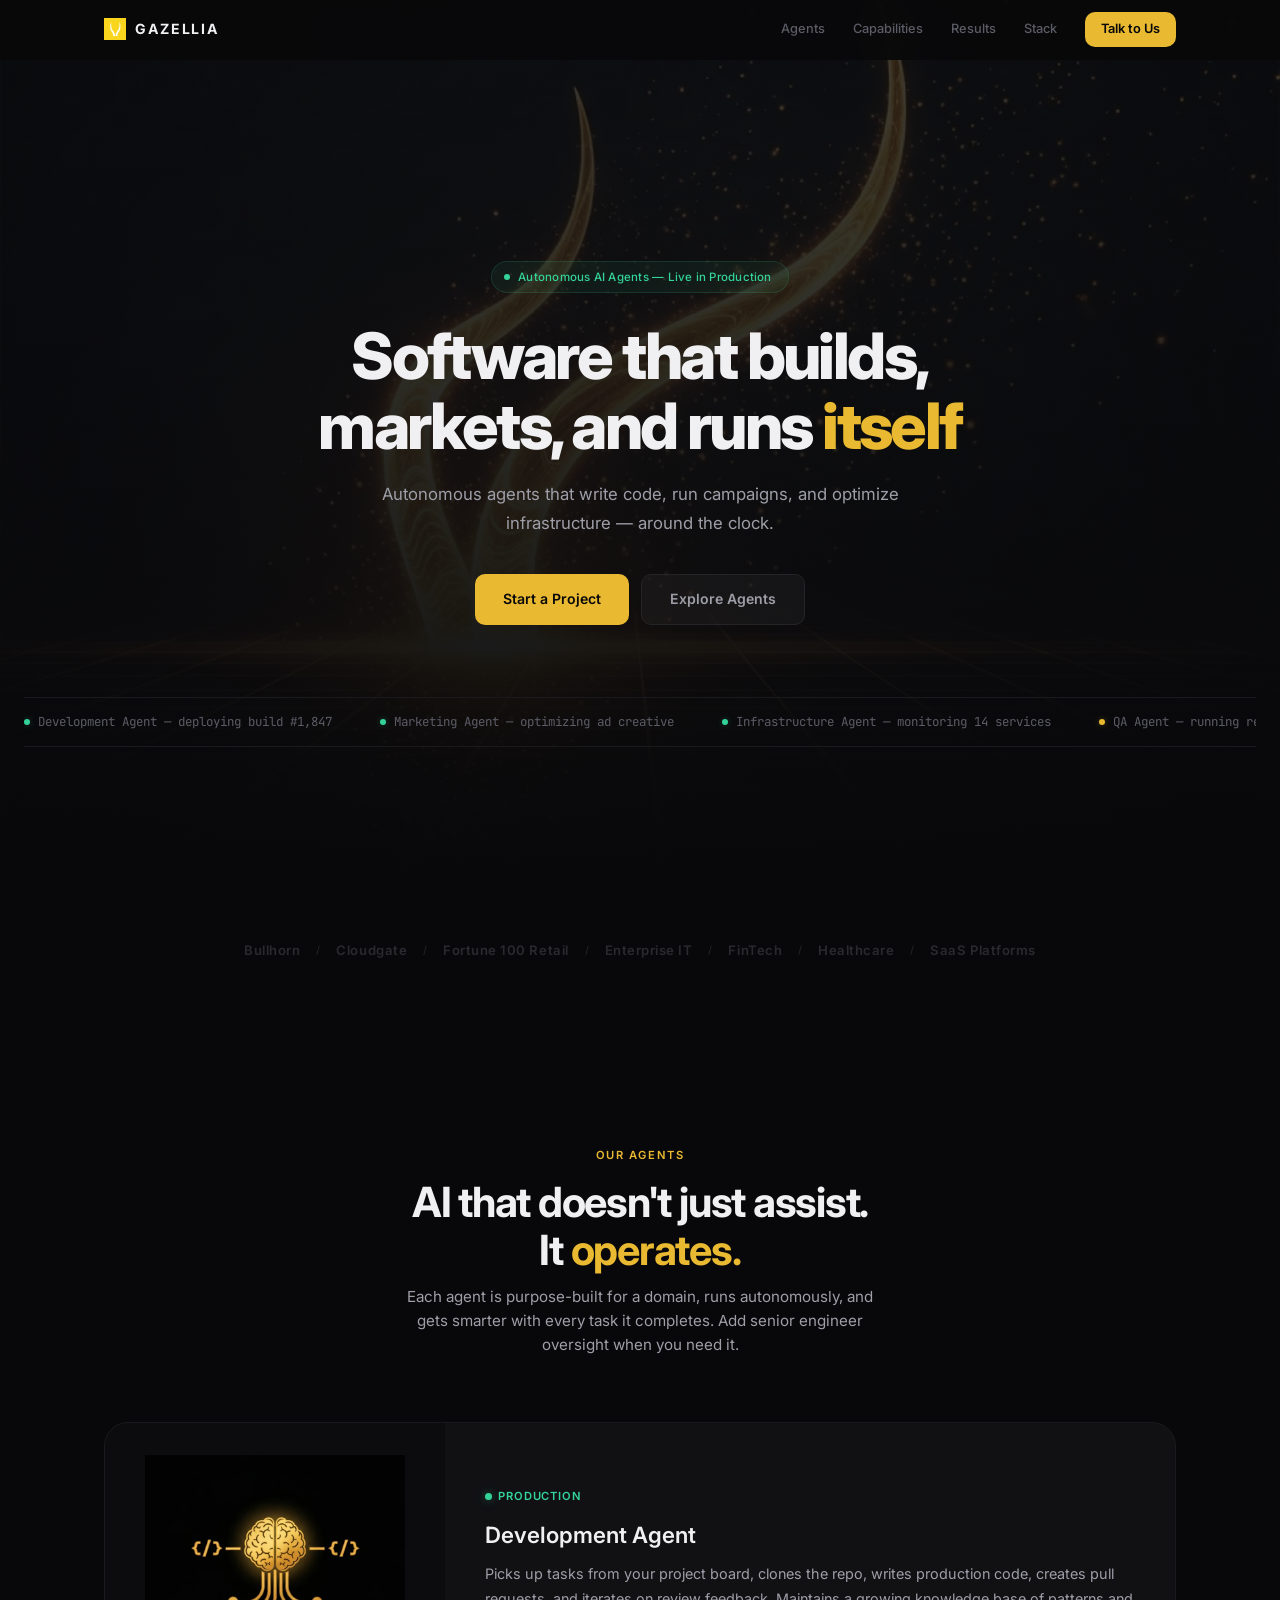
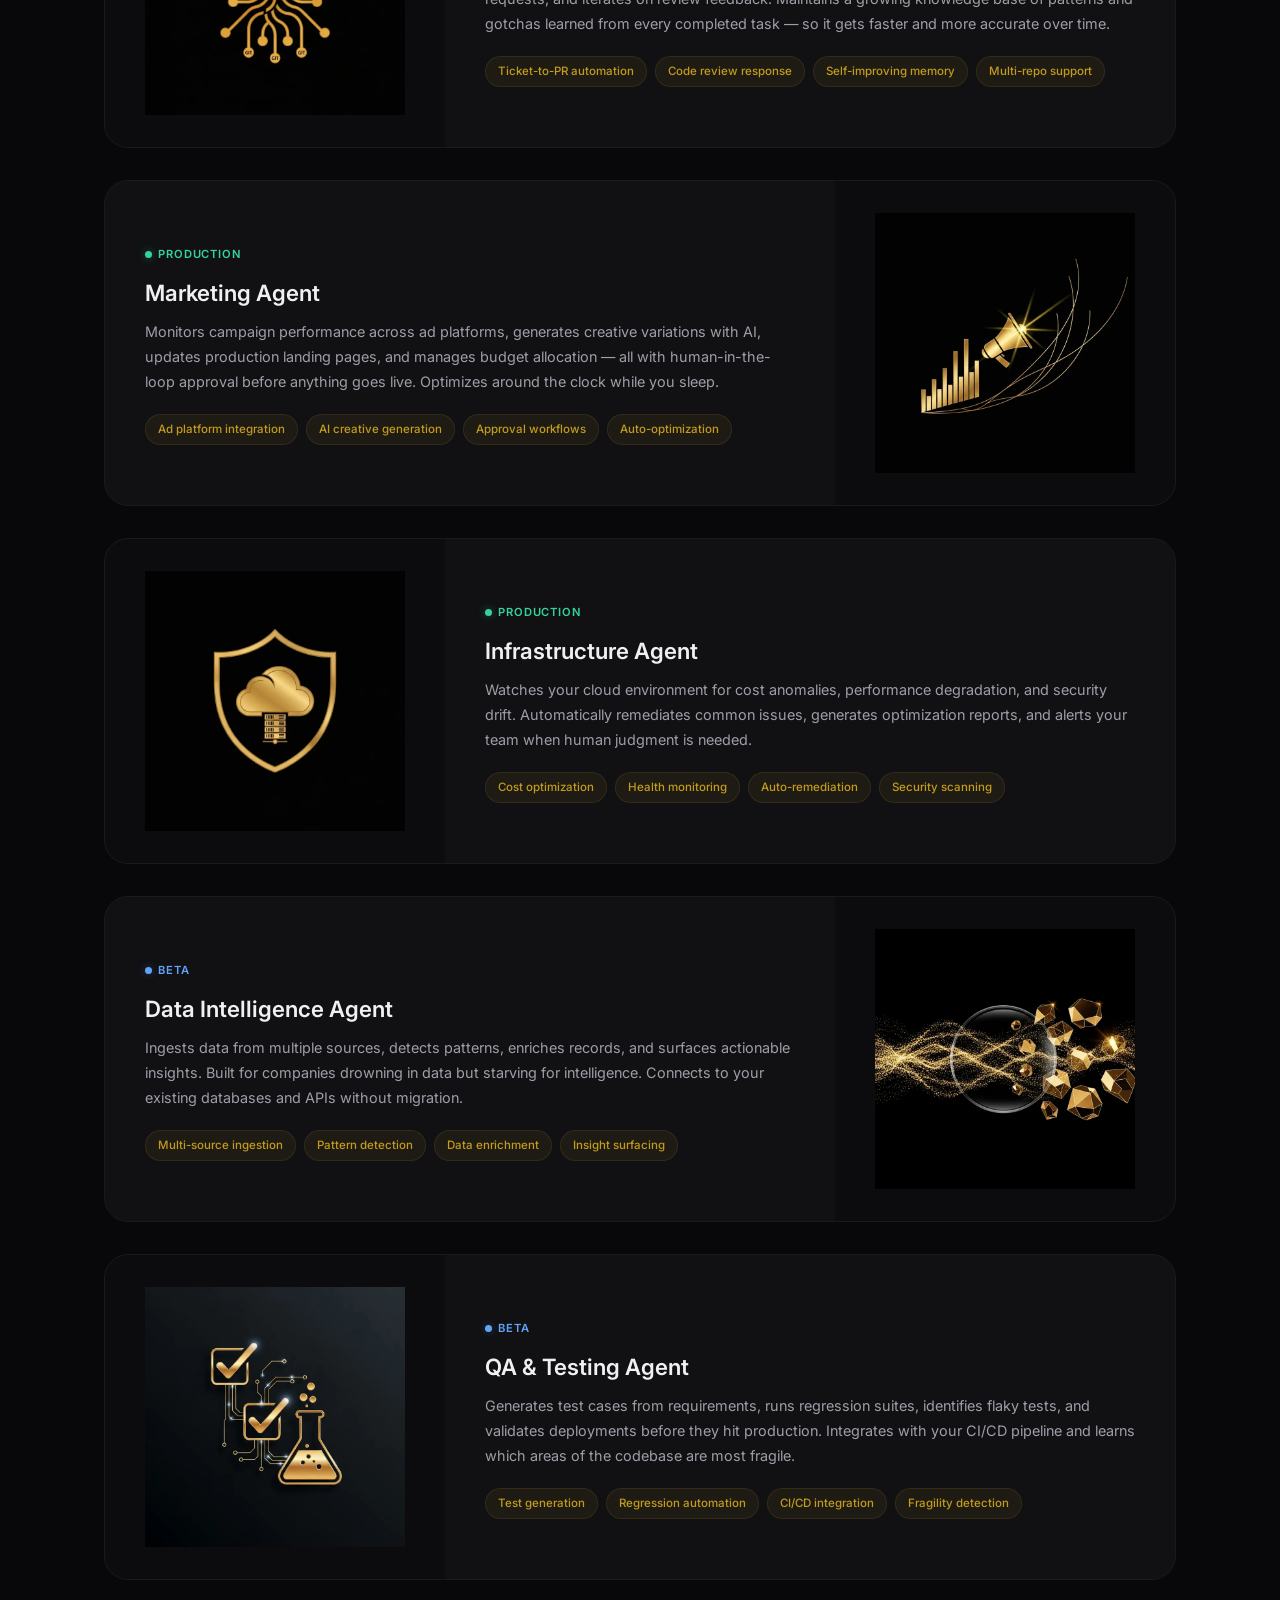
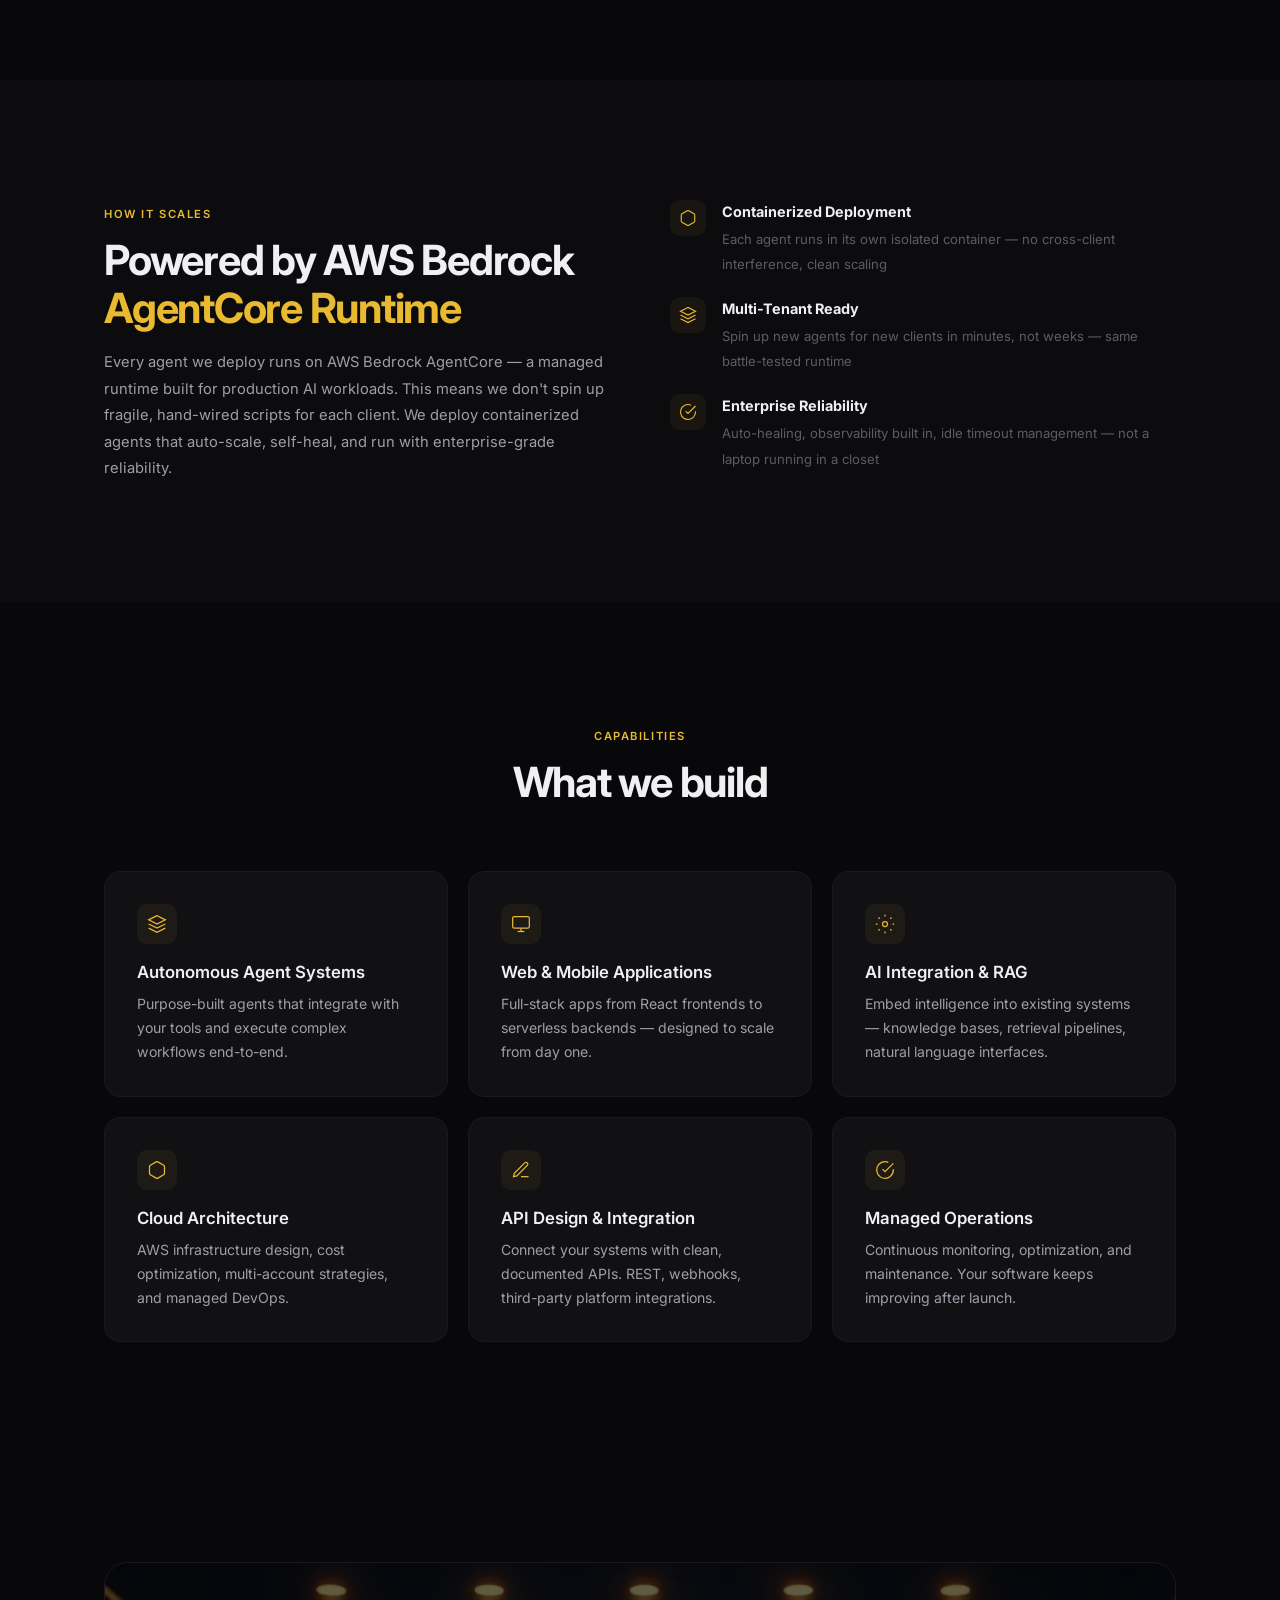
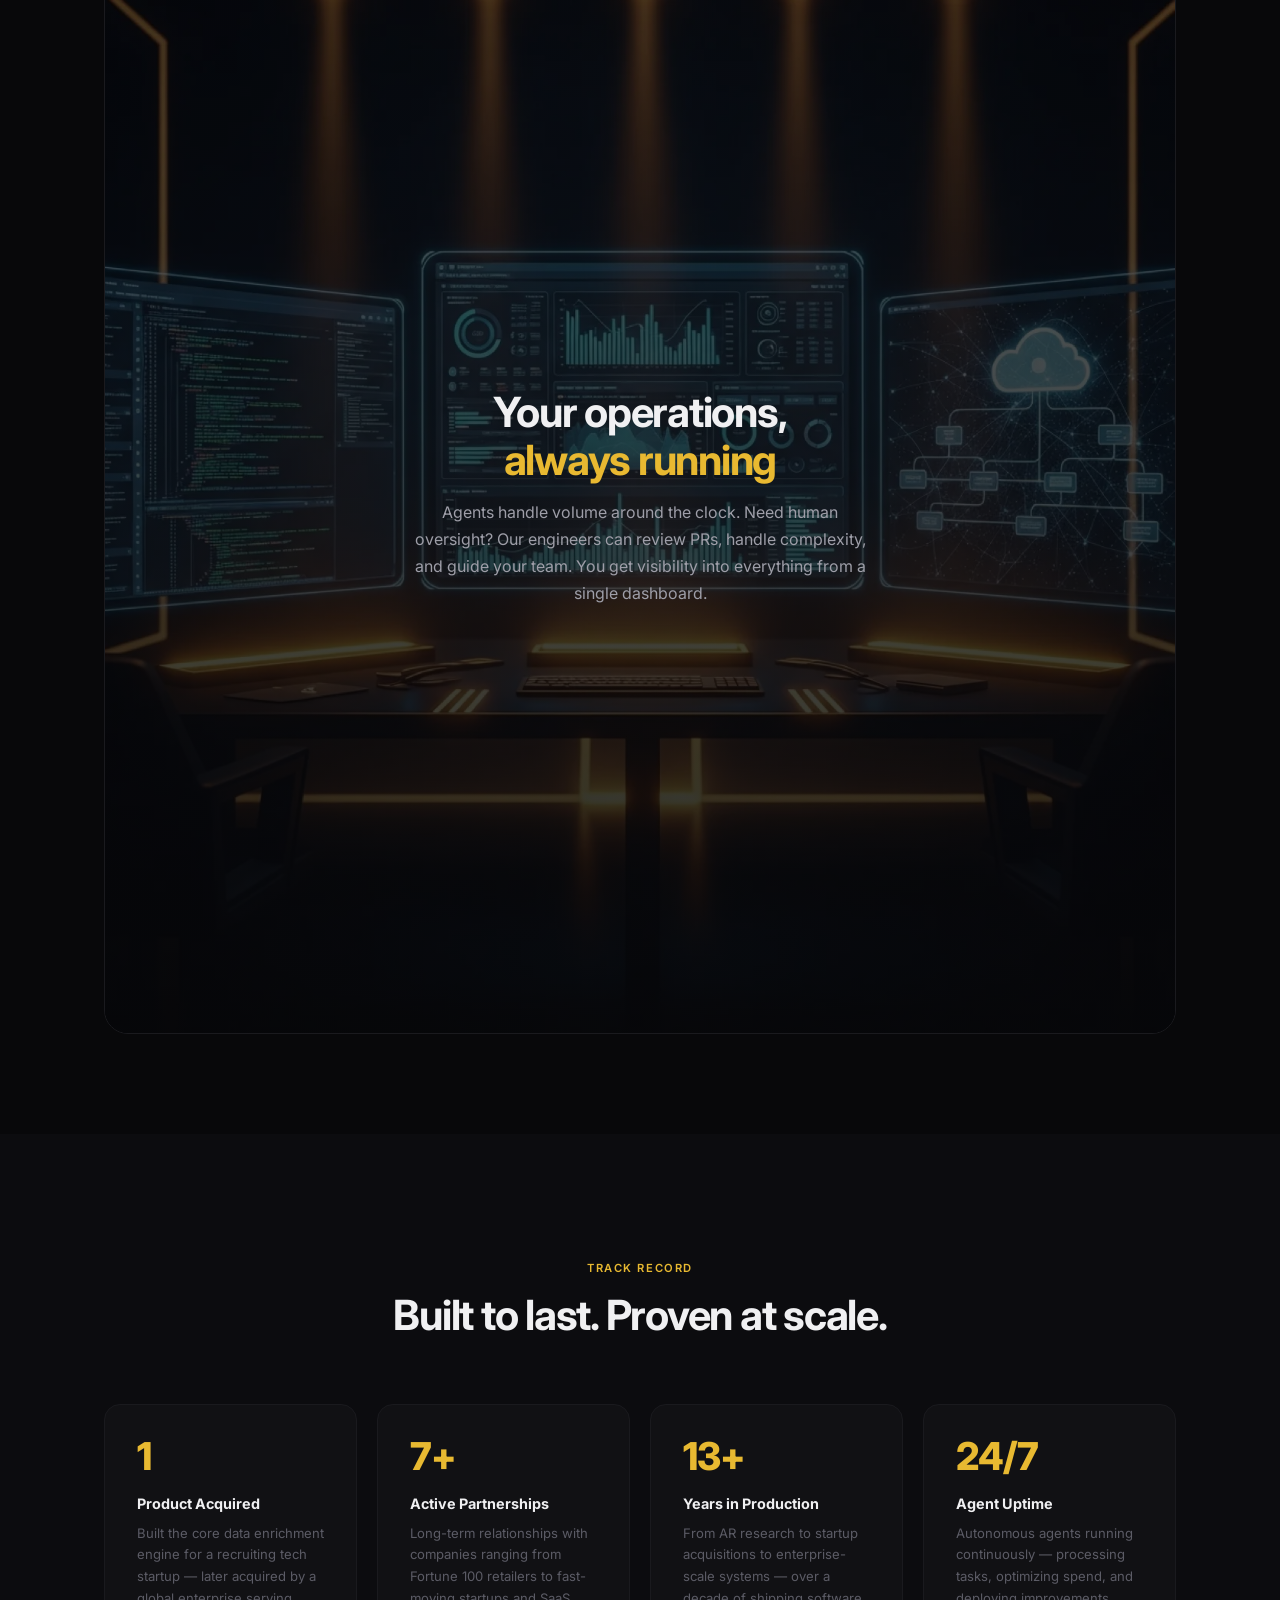
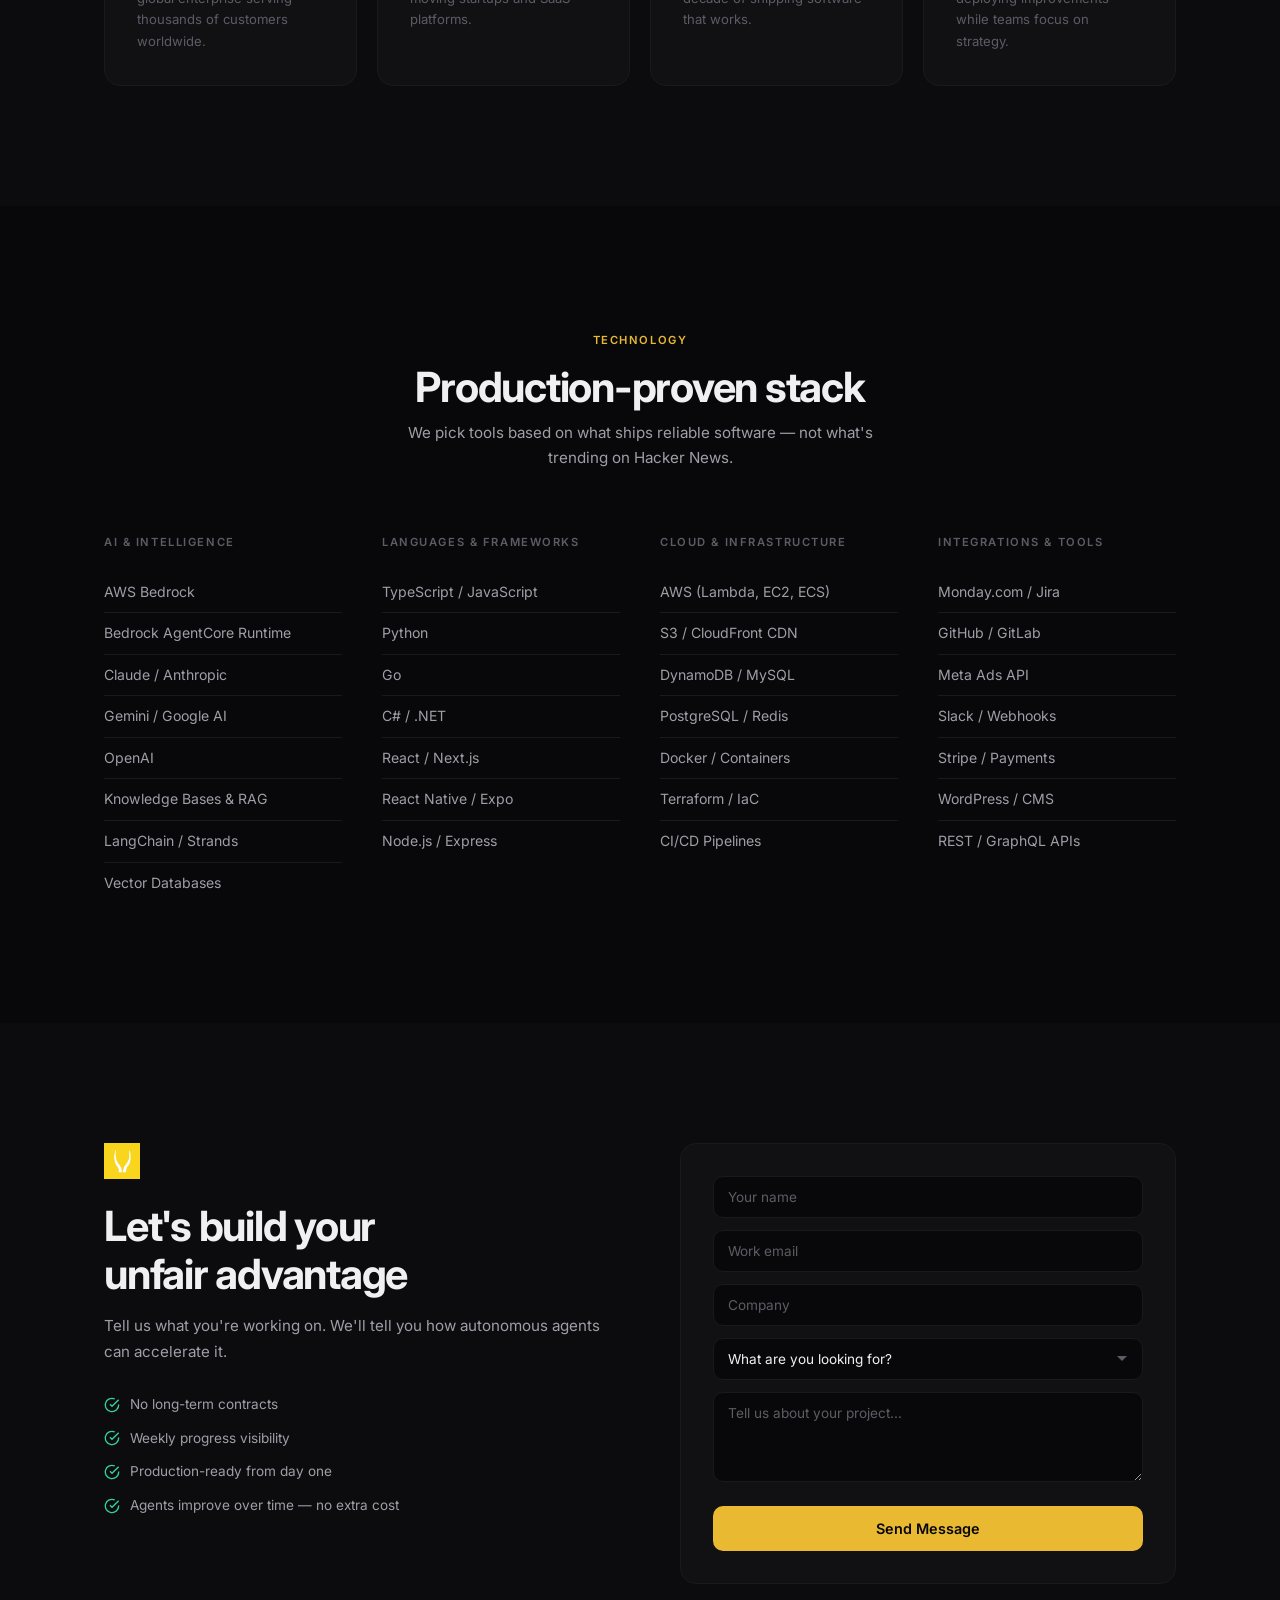
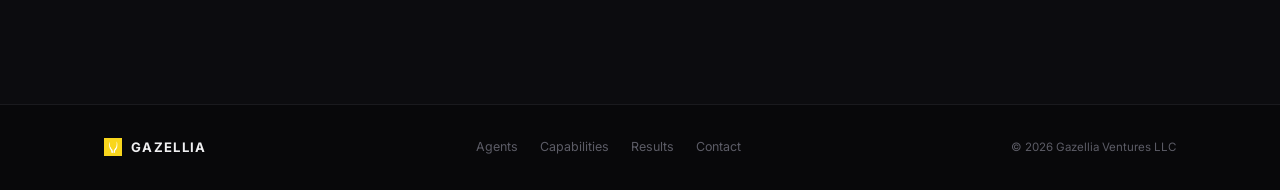
<file: index.html>
<!DOCTYPE html>
<html lang="en">
<head>
  <meta charset="UTF-8">
  <meta name="viewport" content="width=device-width, initial-scale=1.0">
  <title>Gazellia | AI-Powered Development Studio</title>
  <meta name="description" content="Gazellia builds autonomous AI agents that write code, run marketing campaigns, and optimize infrastructure — 24/7. Custom software development, AI automation, and cloud architecture for businesses ready to move faster.">
  <meta name="keywords" content="AI agents, autonomous software development, AI marketing automation, custom software, AWS, React Native, cloud architecture, AI development studio">
  <meta name="author" content="Gazellia Ventures LLC">
  <meta name="robots" content="index, follow">
  <link rel="canonical" href="https://gazellia.com/">

  <!-- Open Graph -->
  <meta property="og:type" content="website">
  <meta property="og:site_name" content="Gazellia">
  <meta property="og:title" content="Gazellia | AI-Powered Development Studio">
  <meta property="og:description" content="We build autonomous AI agents that write code, run marketing campaigns, and optimize infrastructure — 24/7. Your software should work while you sleep.">
  <meta property="og:url" content="https://gazellia.com/">
  <meta property="og:image" content="https://gazellia.com/assets/images/generated/hero-abstract.webp">
  <meta property="og:image:width" content="1024">
  <meta property="og:image:height" content="1024">
  <meta property="og:locale" content="en_US">

  <!-- Twitter Card -->
  <meta name="twitter:card" content="summary_large_image">
  <meta name="twitter:title" content="Gazellia | AI-Powered Development Studio">
  <meta name="twitter:description" content="Autonomous AI agents that write code, run marketing, and optimize infrastructure — 24/7.">
  <meta name="twitter:image" content="https://gazellia.com/assets/images/generated/hero-abstract.webp">

  <!-- Structured Data -->
  <script type="application/ld+json">
  {
    "@context": "https://schema.org",
    "@type": "Organization",
    "name": "Gazellia",
    "legalName": "Gazellia Ventures LLC",
    "url": "https://gazellia.com",
    "logo": "https://gazellia.com/assets/images/horns-gold.png",
    "description": "AI-powered development studio building autonomous agents, custom software, and intelligent automation for businesses.",
    "foundingDate": "2014",
    "address": {
      "@type": "PostalAddress",
      "addressRegion": "FL",
      "addressCountry": "US"
    },
    "sameAs": [
      "https://github.com/chris-callaway"
    ],
    "contactPoint": {
      "@type": "ContactPoint",
      "contactType": "sales",
      "url": "https://gazellia.com/#contact"
    },
    "knowsAbout": [
      "Artificial Intelligence",
      "Autonomous AI Agents",
      "Software Development",
      "AI Marketing Automation",
      "Cloud Architecture",
      "AWS",
      "React Native",
      "TypeScript",
      "Machine Learning"
    ],
    "hasOfferCatalog": {
      "@type": "OfferCatalog",
      "name": "Services",
      "itemListElement": [
        {
          "@type": "Offer",
          "itemOffered": {
            "@type": "Service",
            "name": "Autonomous AI Agents",
            "description": "Custom AI agents that pick up tasks, write production code, create pull requests, and learn from every completed task."
          }
        },
        {
          "@type": "Offer",
          "itemOffered": {
            "@type": "Service",
            "name": "AI Marketing Automation",
            "description": "Intelligent marketing engines that monitor campaigns, generate creative, and optimize spend with human-in-the-loop approval."
          }
        },
        {
          "@type": "Offer",
          "itemOffered": {
            "@type": "Service",
            "name": "Custom Software & Apps",
            "description": "Full-stack web and mobile applications built on modern cloud infrastructure."
          }
        }
      ]
    }
  }
  </script>

  <link rel="icon" type="image/webp" href="assets/images/gazellia-logo.webp">
  <link rel="apple-touch-icon" href="assets/images/gazellia-logo.webp">
  <link rel="preconnect" href="https://fonts.googleapis.com">
  <link rel="preconnect" href="https://fonts.gstatic.com" crossorigin>
  <link href="https://fonts.googleapis.com/css2?family=Inter:wght@300;400;500;600;700;800&family=JetBrains+Mono:wght@400;500&display=swap" rel="stylesheet">
  <link rel="stylesheet" href="styles.css">
  <link rel="preload" as="image" href="assets/images/generated/hero-abstract.webp" type="image/webp">
</head>
<body>

  <!-- Nav -->
  <nav class="nav" id="nav">
    <div class="nav-inner">
      <a href="#" class="nav-logo">
        <img src="assets/images/horns-gold.png" alt="Gazellia" class="nav-logo-img">
        <span class="nav-logo-text">GAZELLIA</span>
      </a>
      <div class="nav-links" id="navLinks">
        <a href="#agents">Agents</a>
        <a href="#capabilities">Capabilities</a>
        <a href="#results">Results</a>
        <a href="#technology">Stack</a>
        <a href="#contact" class="nav-cta">Talk to Us</a>
      </div>
      <button class="nav-toggle" id="navToggle" aria-label="Toggle menu">
        <span></span><span></span><span></span>
      </button>
    </div>
  </nav>

  <!-- Hero -->
  <section class="hero">
    <div class="hero-bg">
      <img src="assets/images/generated/hero-abstract.webp" alt="Abstract golden gazelle horns forming from light particles" class="hero-bg-img" width="1400" height="1400" fetchpriority="high">
      <div class="hero-bg-overlay"></div>
    </div>
    <div class="hero-content">
      <div class="hero-badge">
        <span class="hero-badge-dot"></span>
        Autonomous AI Agents — Live in Production
      </div>
      <h1>Software that builds,<br>markets, and runs <span class="text-gold">itself</span></h1>
      <p class="hero-subtitle">Autonomous agents that write code, run campaigns, and optimize infrastructure — around the clock.</p>
      <div class="hero-actions">
        <a href="#contact" class="btn btn-primary">Start a Project</a>
        <a href="#agents" class="btn btn-ghost">Explore Agents</a>
      </div>
    </div>
    <div class="hero-ticker">
      <div class="ticker-inner">
        <div class="ticker-item">
          <span class="ticker-dot green"></span>
          <span>Development Agent — deploying build #1,847</span>
        </div>
        <div class="ticker-item">
          <span class="ticker-dot green"></span>
          <span>Marketing Agent — optimizing ad creative</span>
        </div>
        <div class="ticker-item">
          <span class="ticker-dot green"></span>
          <span>Infrastructure Agent — monitoring 14 services</span>
        </div>
        <div class="ticker-item">
          <span class="ticker-dot gold"></span>
          <span>QA Agent — running regression suite</span>
        </div>
        <div class="ticker-item">
          <span class="ticker-dot green"></span>
          <span>Data Agent — processing enrichment pipeline</span>
        </div>
      </div>
    </div>
  </section>

  <!-- Partners -->
  <section class="partners">
    <div class="partners-inner">
      <div class="partners-track">
        <span class="partner">Bullhorn</span>
        <span class="partner-sep">/</span>
        <span class="partner">Cloudgate</span>
        <span class="partner-sep">/</span>
        <span class="partner">Fortune 100 Retail</span>
        <span class="partner-sep">/</span>
        <span class="partner">Enterprise IT</span>
        <span class="partner-sep">/</span>
        <span class="partner">FinTech</span>
        <span class="partner-sep">/</span>
        <span class="partner">Healthcare</span>
        <span class="partner-sep">/</span>
        <span class="partner">SaaS Platforms</span>
      </div>
    </div>
  </section>

  <!-- Agents -->
  <section class="agents" id="agents">
    <div class="section-inner">
      <div class="section-header">
        <span class="section-tag">Our Agents</span>
        <h2>AI that doesn't just assist.<br>It <span class="text-gold">operates.</span></h2>
        <p class="section-desc">Each agent is purpose-built for a domain, runs autonomously, and gets smarter with every task it completes. Add senior engineer oversight when you need it.</p>
      </div>

      <div class="agent-showcase">

        <div class="agent-card">
          <div class="agent-visual">
            <img src="assets/images/generated/agent-dev.webp" alt="AI Development Agent — autonomous code generation" width="800" height="800" loading="lazy">
          </div>
          <div class="agent-info">
            <div class="agent-header">
              <div class="agent-status"><span class="status-dot live"></span> Production</div>
            </div>
            <h3>Development Agent</h3>
            <p>Picks up tasks from your project board, clones the repo, writes production code, creates pull requests, and iterates on review feedback. Maintains a growing knowledge base of patterns and gotchas learned from every completed task — so it gets faster and more accurate over time.</p>
            <div class="agent-capabilities">
              <span>Ticket-to-PR automation</span>
              <span>Code review response</span>
              <span>Self-improving memory</span>
              <span>Multi-repo support</span>
            </div>
          </div>
        </div>

        <div class="agent-card reverse">
          <div class="agent-visual">
            <img src="assets/images/generated/agent-marketing.webp" alt="AI Marketing Agent — campaign optimization and creative generation" width="800" height="800" loading="lazy">
          </div>
          <div class="agent-info">
            <div class="agent-header">
              <div class="agent-status"><span class="status-dot live"></span> Production</div>
            </div>
            <h3>Marketing Agent</h3>
            <p>Monitors campaign performance across ad platforms, generates creative variations with AI, updates production landing pages, and manages budget allocation — all with human-in-the-loop approval before anything goes live. Optimizes around the clock while you sleep.</p>
            <div class="agent-capabilities">
              <span>Ad platform integration</span>
              <span>AI creative generation</span>
              <span>Approval workflows</span>
              <span>Auto-optimization</span>
            </div>
          </div>
        </div>

        <div class="agent-card">
          <div class="agent-visual">
            <img src="assets/images/generated/agent-infra.webp" alt="AI Infrastructure Agent — cloud monitoring and security" width="800" height="800" loading="lazy">
          </div>
          <div class="agent-info">
            <div class="agent-header">
              <div class="agent-status"><span class="status-dot live"></span> Production</div>
            </div>
            <h3>Infrastructure Agent</h3>
            <p>Watches your cloud environment for cost anomalies, performance degradation, and security drift. Automatically remediates common issues, generates optimization reports, and alerts your team when human judgment is needed.</p>
            <div class="agent-capabilities">
              <span>Cost optimization</span>
              <span>Health monitoring</span>
              <span>Auto-remediation</span>
              <span>Security scanning</span>
            </div>
          </div>
        </div>

        <div class="agent-card reverse">
          <div class="agent-visual">
            <img src="assets/images/generated/agent-data.webp" alt="AI Data Intelligence Agent — pattern detection and enrichment" width="800" height="800" loading="lazy">
          </div>
          <div class="agent-info">
            <div class="agent-header">
              <div class="agent-status"><span class="status-dot beta"></span> Beta</div>
            </div>
            <h3>Data Intelligence Agent</h3>
            <p>Ingests data from multiple sources, detects patterns, enriches records, and surfaces actionable insights. Built for companies drowning in data but starving for intelligence. Connects to your existing databases and APIs without migration.</p>
            <div class="agent-capabilities">
              <span>Multi-source ingestion</span>
              <span>Pattern detection</span>
              <span>Data enrichment</span>
              <span>Insight surfacing</span>
            </div>
          </div>
        </div>

        <div class="agent-card">
          <div class="agent-visual">
            <img src="assets/images/generated/agent-qa.webp" alt="AI QA Agent — automated testing and regression detection" width="800" height="800" loading="lazy">
          </div>
          <div class="agent-info">
            <div class="agent-header">
              <div class="agent-status"><span class="status-dot beta"></span> Beta</div>
            </div>
            <h3>QA & Testing Agent</h3>
            <p>Generates test cases from requirements, runs regression suites, identifies flaky tests, and validates deployments before they hit production. Integrates with your CI/CD pipeline and learns which areas of the codebase are most fragile.</p>
            <div class="agent-capabilities">
              <span>Test generation</span>
              <span>Regression automation</span>
              <span>CI/CD integration</span>
              <span>Fragility detection</span>
            </div>
          </div>
        </div>

      </div>
    </div>
  </section>

  <!-- AgentCore Runtime -->
  <section class="agentcore">
    <div class="section-inner">
      <div class="agentcore-layout">
        <div class="agentcore-text">
          <span class="section-tag">How It Scales</span>
          <h2>Powered by AWS Bedrock<br><span class="text-gold">AgentCore Runtime</span></h2>
          <p class="agentcore-desc">Every agent we deploy runs on AWS Bedrock AgentCore — a managed runtime built for production AI workloads. This means we don't spin up fragile, hand-wired scripts for each client. We deploy containerized agents that auto-scale, self-heal, and run with enterprise-grade reliability.</p>
        </div>
        <div class="agentcore-features">
          <div class="ac-feature">
            <div class="ac-icon"><svg viewBox="0 0 24 24" fill="none" stroke="currentColor" stroke-width="1.5"><path d="M21 16V8a2 2 0 0 0-1-1.73l-7-4a2 2 0 0 0-2 0l-7 4A2 2 0 0 0 3 8v8a2 2 0 0 0 1 1.73l7 4a2 2 0 0 0 2 0l7-4A2 2 0 0 0 21 16z"/></svg></div>
            <div><strong>Containerized Deployment</strong><span>Each agent runs in its own isolated container — no cross-client interference, clean scaling</span></div>
          </div>
          <div class="ac-feature">
            <div class="ac-icon"><svg viewBox="0 0 24 24" fill="none" stroke="currentColor" stroke-width="1.5"><path d="M12 2L2 7l10 5 10-5-10-5z"/><path d="M2 17l10 5 10-5"/><path d="M2 12l10 5 10-5"/></svg></div>
            <div><strong>Multi-Tenant Ready</strong><span>Spin up new agents for new clients in minutes, not weeks — same battle-tested runtime</span></div>
          </div>
          <div class="ac-feature">
            <div class="ac-icon"><svg viewBox="0 0 24 24" fill="none" stroke="currentColor" stroke-width="1.5"><path d="M22 11.08V12a10 10 0 1 1-5.93-9.14"/><polyline points="22 4 12 14.01 9 11.01"/></svg></div>
            <div><strong>Enterprise Reliability</strong><span>Auto-healing, observability built in, idle timeout management — not a laptop running in a closet</span></div>
          </div>
        </div>
      </div>
    </div>
  </section>

  <!-- Capabilities -->
  <section class="capabilities" id="capabilities">
    <div class="section-inner">
      <div class="section-header">
        <span class="section-tag">Capabilities</span>
        <h2>What we build</h2>
      </div>
      <div class="cap-grid">
        <div class="cap-item">
          <div class="cap-icon">
            <svg viewBox="0 0 24 24" fill="none" stroke="currentColor" stroke-width="1.5"><path d="M12 2L2 7l10 5 10-5-10-5z"/><path d="M2 17l10 5 10-5"/><path d="M2 12l10 5 10-5"/></svg>
          </div>
          <h3>Autonomous Agent Systems</h3>
          <p>Purpose-built agents that integrate with your tools and execute complex workflows end-to-end.</p>
        </div>
        <div class="cap-item">
          <div class="cap-icon">
            <svg viewBox="0 0 24 24" fill="none" stroke="currentColor" stroke-width="1.5"><rect x="2" y="3" width="20" height="14" rx="2"/><line x1="8" y1="21" x2="16" y2="21"/><line x1="12" y1="17" x2="12" y2="21"/></svg>
          </div>
          <h3>Web & Mobile Applications</h3>
          <p>Full-stack apps from React frontends to serverless backends — designed to scale from day one.</p>
        </div>
        <div class="cap-item">
          <div class="cap-icon">
            <svg viewBox="0 0 24 24" fill="none" stroke="currentColor" stroke-width="1.5"><circle cx="12" cy="12" r="3"/><path d="M12 1v2M12 21v2M4.22 4.22l1.42 1.42M18.36 18.36l1.42 1.42M1 12h2M21 12h2M4.22 19.78l1.42-1.42M18.36 5.64l1.42-1.42"/></svg>
          </div>
          <h3>AI Integration & RAG</h3>
          <p>Embed intelligence into existing systems — knowledge bases, retrieval pipelines, natural language interfaces.</p>
        </div>
        <div class="cap-item">
          <div class="cap-icon">
            <svg viewBox="0 0 24 24" fill="none" stroke="currentColor" stroke-width="1.5"><path d="M21 16V8a2 2 0 0 0-1-1.73l-7-4a2 2 0 0 0-2 0l-7 4A2 2 0 0 0 3 8v8a2 2 0 0 0 1 1.73l7 4a2 2 0 0 0 2 0l7-4A2 2 0 0 0 21 16z"/></svg>
          </div>
          <h3>Cloud Architecture</h3>
          <p>AWS infrastructure design, cost optimization, multi-account strategies, and managed DevOps.</p>
        </div>
        <div class="cap-item">
          <div class="cap-icon">
            <svg viewBox="0 0 24 24" fill="none" stroke="currentColor" stroke-width="1.5"><path d="M12 20h9"/><path d="M16.5 3.5a2.121 2.121 0 0 1 3 3L7 19l-4 1 1-4L16.5 3.5z"/></svg>
          </div>
          <h3>API Design & Integration</h3>
          <p>Connect your systems with clean, documented APIs. REST, webhooks, third-party platform integrations.</p>
        </div>
        <div class="cap-item">
          <div class="cap-icon">
            <svg viewBox="0 0 24 24" fill="none" stroke="currentColor" stroke-width="1.5"><path d="M22 11.08V12a10 10 0 1 1-5.93-9.14"/><polyline points="22 4 12 14.01 9 11.01"/></svg>
          </div>
          <h3>Managed Operations</h3>
          <p>Continuous monitoring, optimization, and maintenance. Your software keeps improving after launch.</p>
        </div>
      </div>
    </div>
  </section>

  <!-- Process Visual -->
  <section class="process-visual">
    <div class="section-inner">
      <div class="process-img-wrap">
        <img src="assets/images/generated/process-visual.webp" alt="Gazellia autonomous operations command center with holographic dashboards" class="process-img" width="1400" height="1400" loading="lazy">
        <div class="process-overlay">
          <h2>Your operations,<br><span class="text-gold">always running</span></h2>
          <p>Agents handle volume around the clock. Need human oversight? Our engineers can review PRs, handle complexity, and guide your team. You get visibility into everything from a single dashboard.</p>
        </div>
      </div>
    </div>
  </section>

  <!-- Results -->
  <section class="results" id="results">
    <div class="section-inner">
      <div class="section-header">
        <span class="section-tag">Track Record</span>
        <h2>Built to last. Proven at scale.</h2>
      </div>
      <div class="results-row">
        <div class="result-stat">
          <div class="result-number">1</div>
          <div class="result-detail">
            <strong>Product Acquired</strong>
            <p>Built the core data enrichment engine for a recruiting tech startup — later acquired by a global enterprise serving thousands of customers worldwide.</p>
          </div>
        </div>
        <div class="result-stat">
          <div class="result-number">7+</div>
          <div class="result-detail">
            <strong>Active Partnerships</strong>
            <p>Long-term relationships with companies ranging from Fortune 100 retailers to fast-moving startups and SaaS platforms.</p>
          </div>
        </div>
        <div class="result-stat">
          <div class="result-number">13+</div>
          <div class="result-detail">
            <strong>Years in Production</strong>
            <p>From AR research to startup acquisitions to enterprise-scale systems — over a decade of shipping software that works.</p>
          </div>
        </div>
        <div class="result-stat">
          <div class="result-number">24/7</div>
          <div class="result-detail">
            <strong>Agent Uptime</strong>
            <p>Autonomous agents running continuously — processing tasks, optimizing spend, and deploying improvements while teams focus on strategy.</p>
          </div>
        </div>
      </div>
    </div>
  </section>

  <!-- Technology -->
  <section class="technology" id="technology">
    <div class="section-inner">
      <div class="section-header">
        <span class="section-tag">Technology</span>
        <h2>Production-proven stack</h2>
        <p class="section-desc">We pick tools based on what ships reliable software — not what's trending on Hacker News.</p>
      </div>
      <div class="tech-columns">
        <div class="tech-col">
          <h4>AI & Intelligence</h4>
          <ul>
            <li>AWS Bedrock</li>
            <li>Bedrock AgentCore Runtime</li>
            <li>Claude / Anthropic</li>
            <li>Gemini / Google AI</li>
            <li>OpenAI</li>
            <li>Knowledge Bases & RAG</li>
            <li>LangChain / Strands</li>
            <li>Vector Databases</li>
          </ul>
        </div>
        <div class="tech-col">
          <h4>Languages & Frameworks</h4>
          <ul>
            <li>TypeScript / JavaScript</li>
            <li>Python</li>
            <li>Go</li>
            <li>C# / .NET</li>
            <li>React / Next.js</li>
            <li>React Native / Expo</li>
            <li>Node.js / Express</li>
          </ul>
        </div>
        <div class="tech-col">
          <h4>Cloud & Infrastructure</h4>
          <ul>
            <li>AWS (Lambda, EC2, ECS)</li>
            <li>S3 / CloudFront CDN</li>
            <li>DynamoDB / MySQL</li>
            <li>PostgreSQL / Redis</li>
            <li>Docker / Containers</li>
            <li>Terraform / IaC</li>
            <li>CI/CD Pipelines</li>
          </ul>
        </div>
        <div class="tech-col">
          <h4>Integrations & Tools</h4>
          <ul>
            <li>Monday.com / Jira</li>
            <li>GitHub / GitLab</li>
            <li>Meta Ads API</li>
            <li>Slack / Webhooks</li>
            <li>Stripe / Payments</li>
            <li>WordPress / CMS</li>
            <li>REST / GraphQL APIs</li>
          </ul>
        </div>
      </div>
    </div>
  </section>

  <!-- CTA -->
  <section class="cta" id="contact">
    <div class="section-inner">
      <div class="cta-layout">
        <div class="cta-text">
          <img src="assets/images/horns-gold.png" alt="" class="cta-icon">
          <h2>Let's build your<br>unfair advantage</h2>
          <p>Tell us what you're working on. We'll tell you how autonomous agents can accelerate it.</p>
          <div class="cta-trust">
            <div class="trust-item">
              <svg viewBox="0 0 24 24" fill="none" stroke="currentColor" stroke-width="2"><path d="M22 11.08V12a10 10 0 1 1-5.93-9.14"/><polyline points="22 4 12 14.01 9 11.01"/></svg>
              <span>No long-term contracts</span>
            </div>
            <div class="trust-item">
              <svg viewBox="0 0 24 24" fill="none" stroke="currentColor" stroke-width="2"><path d="M22 11.08V12a10 10 0 1 1-5.93-9.14"/><polyline points="22 4 12 14.01 9 11.01"/></svg>
              <span>Weekly progress visibility</span>
            </div>
            <div class="trust-item">
              <svg viewBox="0 0 24 24" fill="none" stroke="currentColor" stroke-width="2"><path d="M22 11.08V12a10 10 0 1 1-5.93-9.14"/><polyline points="22 4 12 14.01 9 11.01"/></svg>
              <span>Production-ready from day one</span>
            </div>
            <div class="trust-item">
              <svg viewBox="0 0 24 24" fill="none" stroke="currentColor" stroke-width="2"><path d="M22 11.08V12a10 10 0 1 1-5.93-9.14"/><polyline points="22 4 12 14.01 9 11.01"/></svg>
              <span>Agents improve over time — no extra cost</span>
            </div>
          </div>
        </div>
        <div class="cta-form-wrap">
          <form class="contact-form" id="contactForm">
            <label for="cf-name" class="sr-only">Your name</label>
            <input type="text" id="cf-name" name="name" placeholder="Your name" required autocomplete="name">
            <label for="cf-email" class="sr-only">Work email</label>
            <input type="email" id="cf-email" name="email" placeholder="Work email" required autocomplete="email">
            <label for="cf-company" class="sr-only">Company</label>
            <input type="text" id="cf-company" name="company" placeholder="Company" autocomplete="organization">
            <label for="cf-interest" class="sr-only">What are you looking for?</label>
            <select id="cf-interest" name="interest" required>
              <option value="" disabled selected>What are you looking for?</option>
              <option value="ai-agents">AI Agents & Automation</option>
              <option value="ai-marketing">AI Marketing Automation</option>
              <option value="custom-software">Custom Software / App Development</option>
              <option value="cloud">Cloud Architecture & DevOps</option>
              <option value="consulting">AI Strategy Consulting</option>
              <option value="other">Something Else</option>
            </select>
            <label for="cf-message" class="sr-only">Tell us about your project</label>
            <textarea id="cf-message" name="message" rows="4" placeholder="Tell us about your project..." required></textarea>
            <button type="submit" class="btn btn-primary btn-full">Send Message</button>
          </form>
        </div>
      </div>
    </div>
  </section>

  <!-- Footer -->
  <footer class="footer">
    <div class="footer-inner">
      <div class="footer-brand">
        <img src="assets/images/horns-gold.png" alt="Gazellia" class="footer-logo">
        <span>GAZELLIA</span>
      </div>
      <div class="footer-links">
        <a href="#agents">Agents</a>
        <a href="#capabilities">Capabilities</a>
        <a href="#results">Results</a>
        <a href="#contact">Contact</a>
      </div>
      <div class="footer-copy">
        &copy; 2026 Gazellia Ventures LLC
      </div>
    </div>
  </footer>

  <script src="main.js" defer></script>
</body>
</html>
</file>
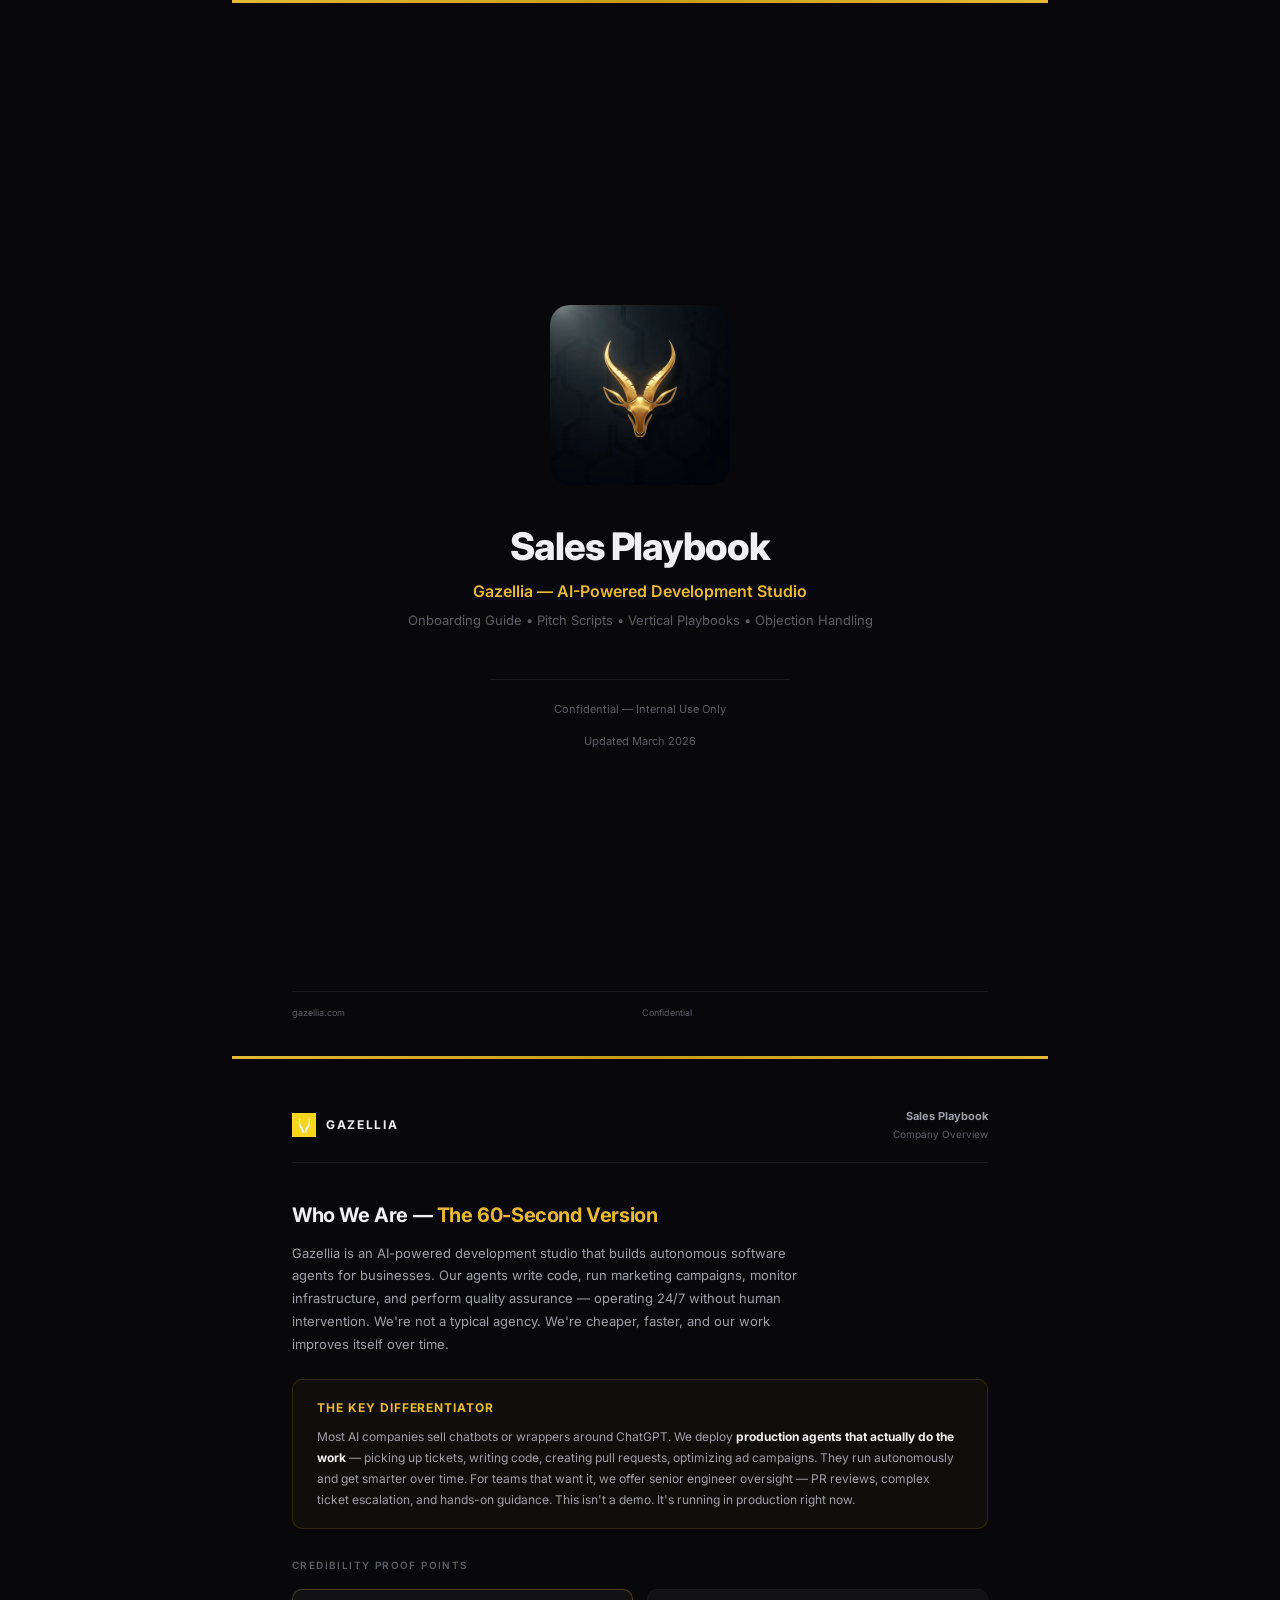
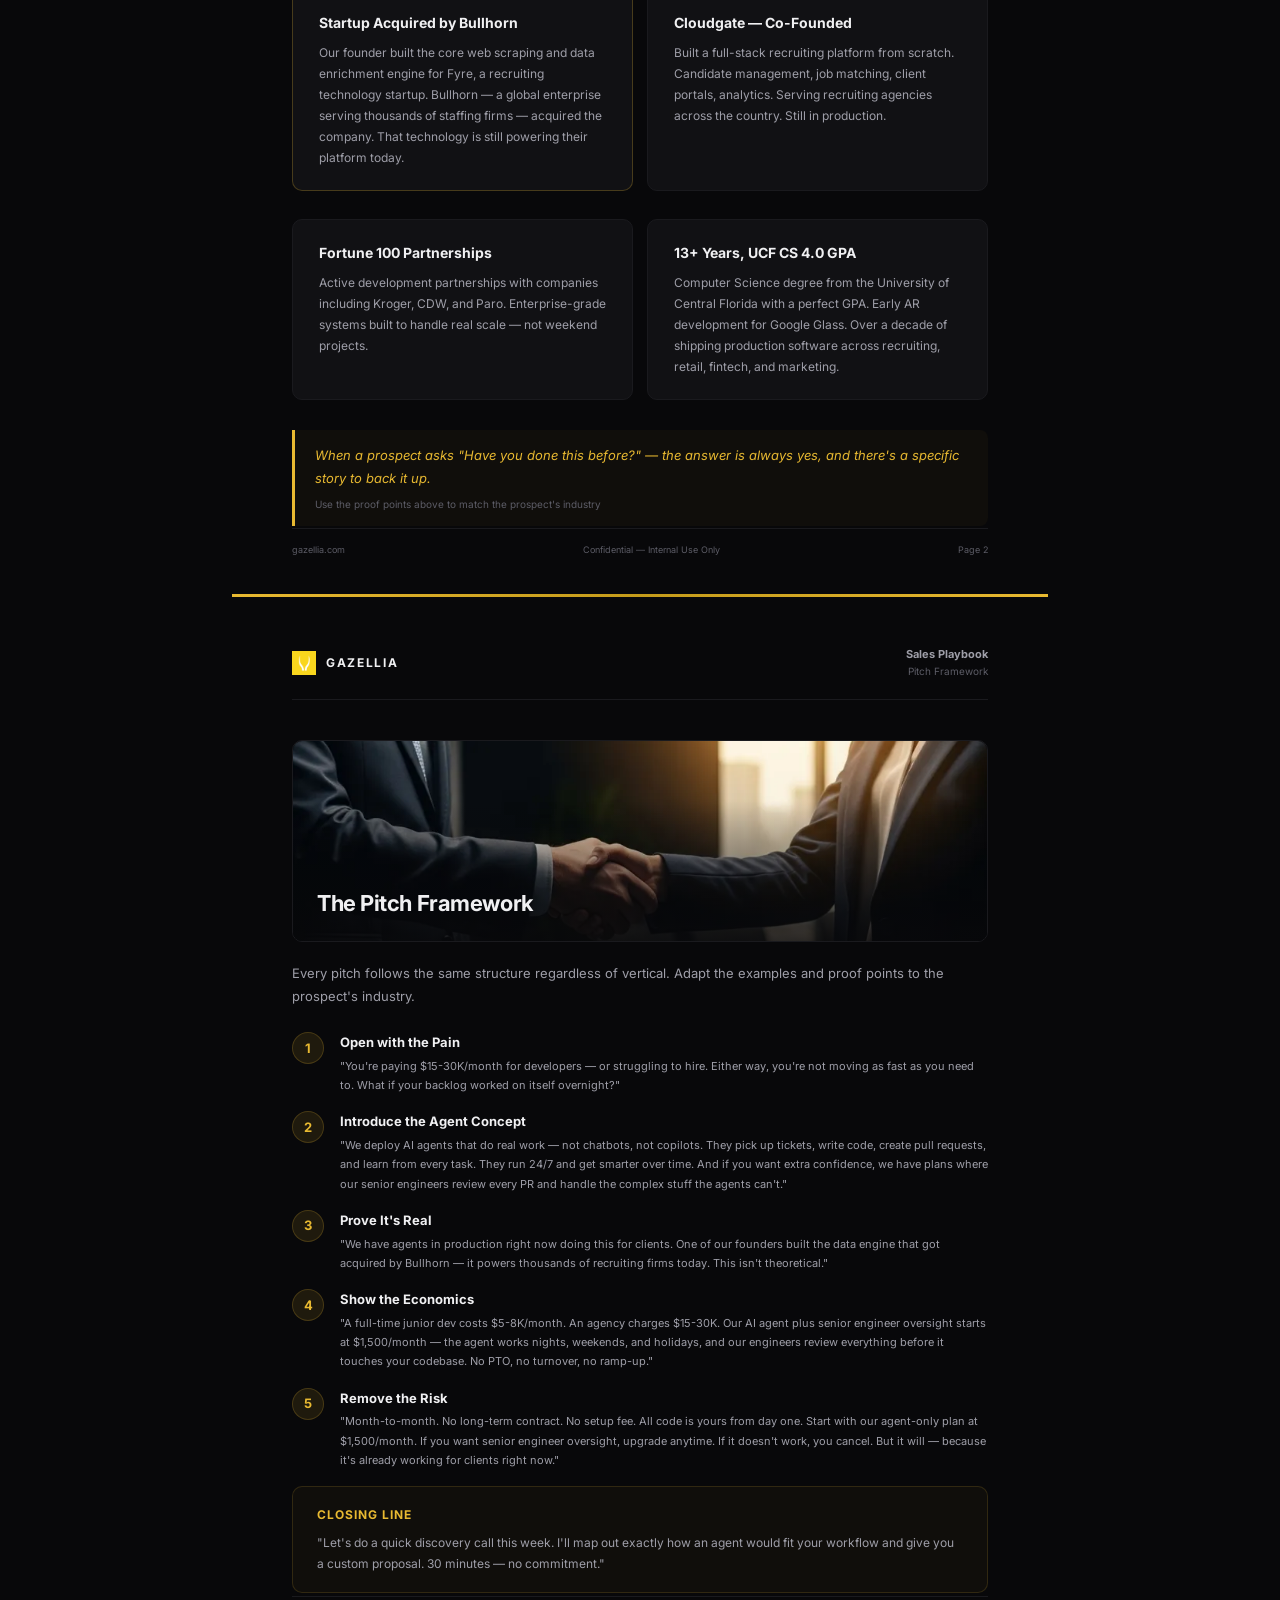
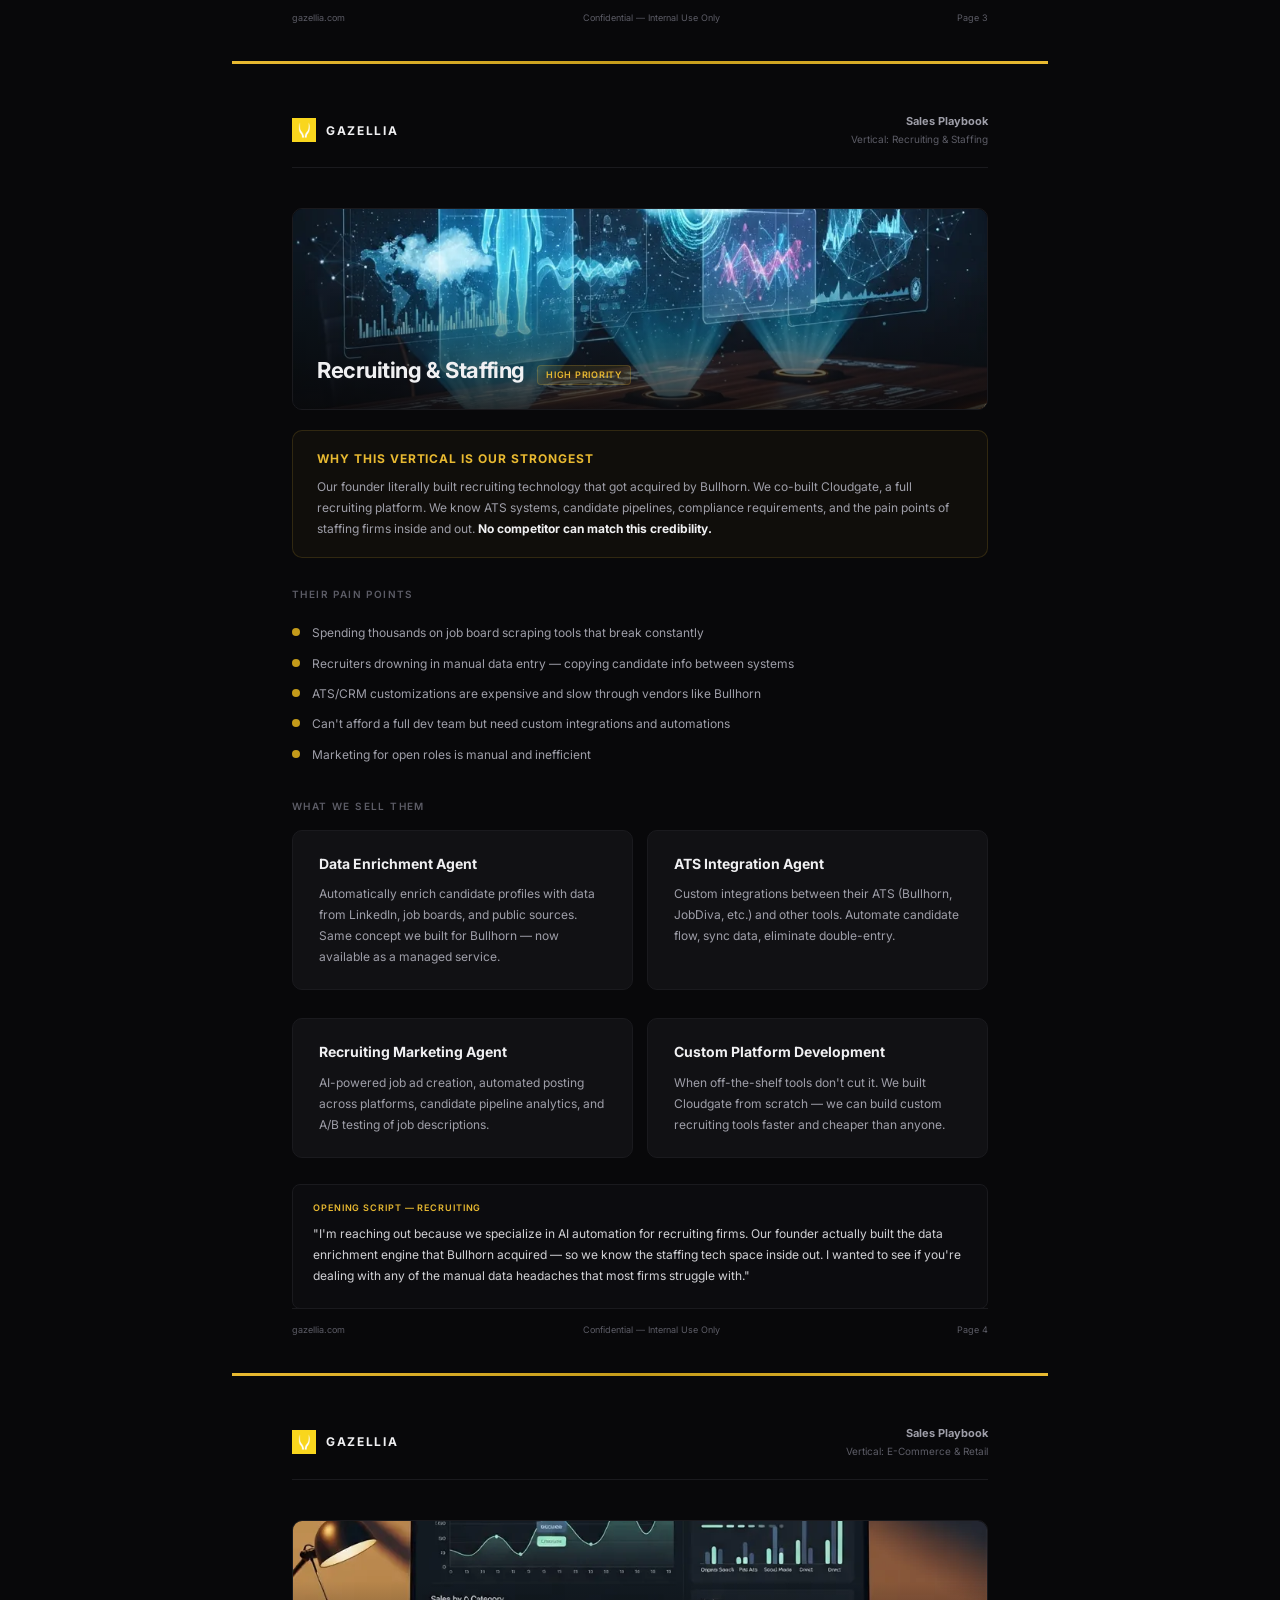
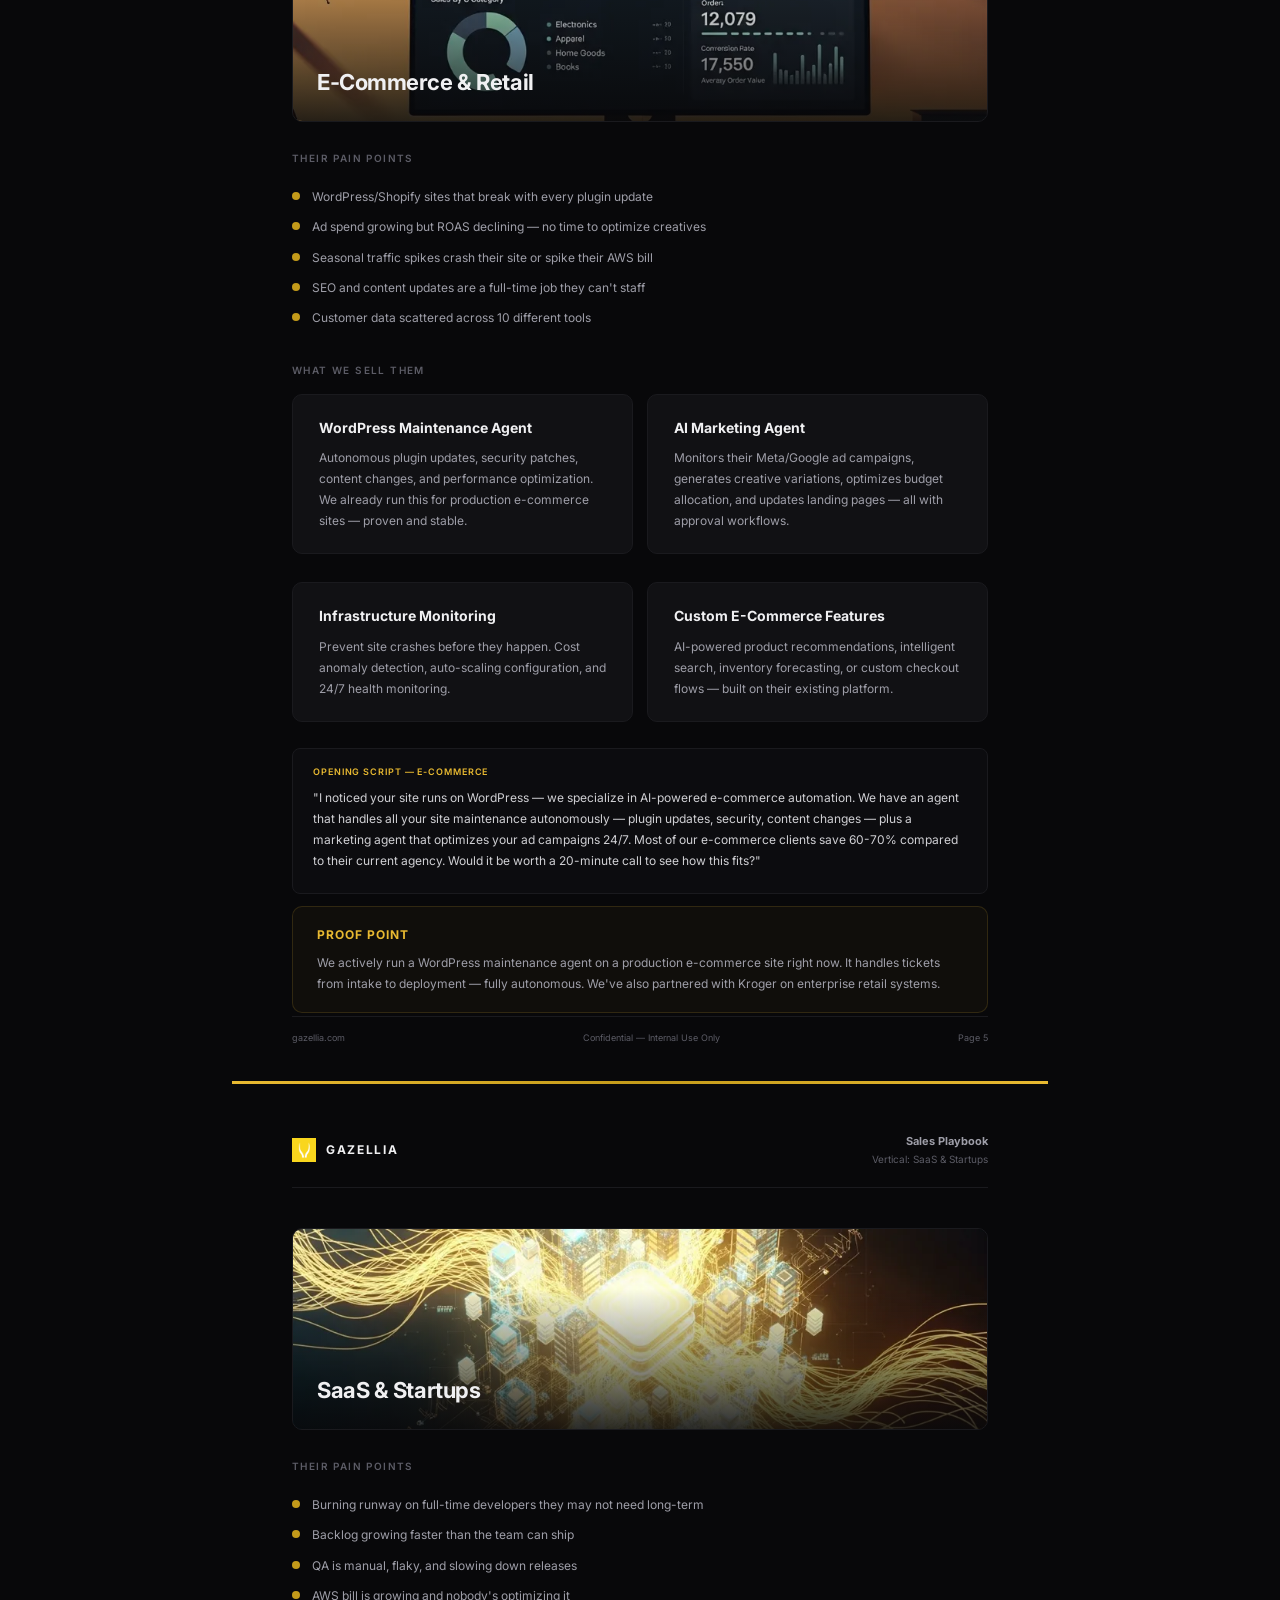
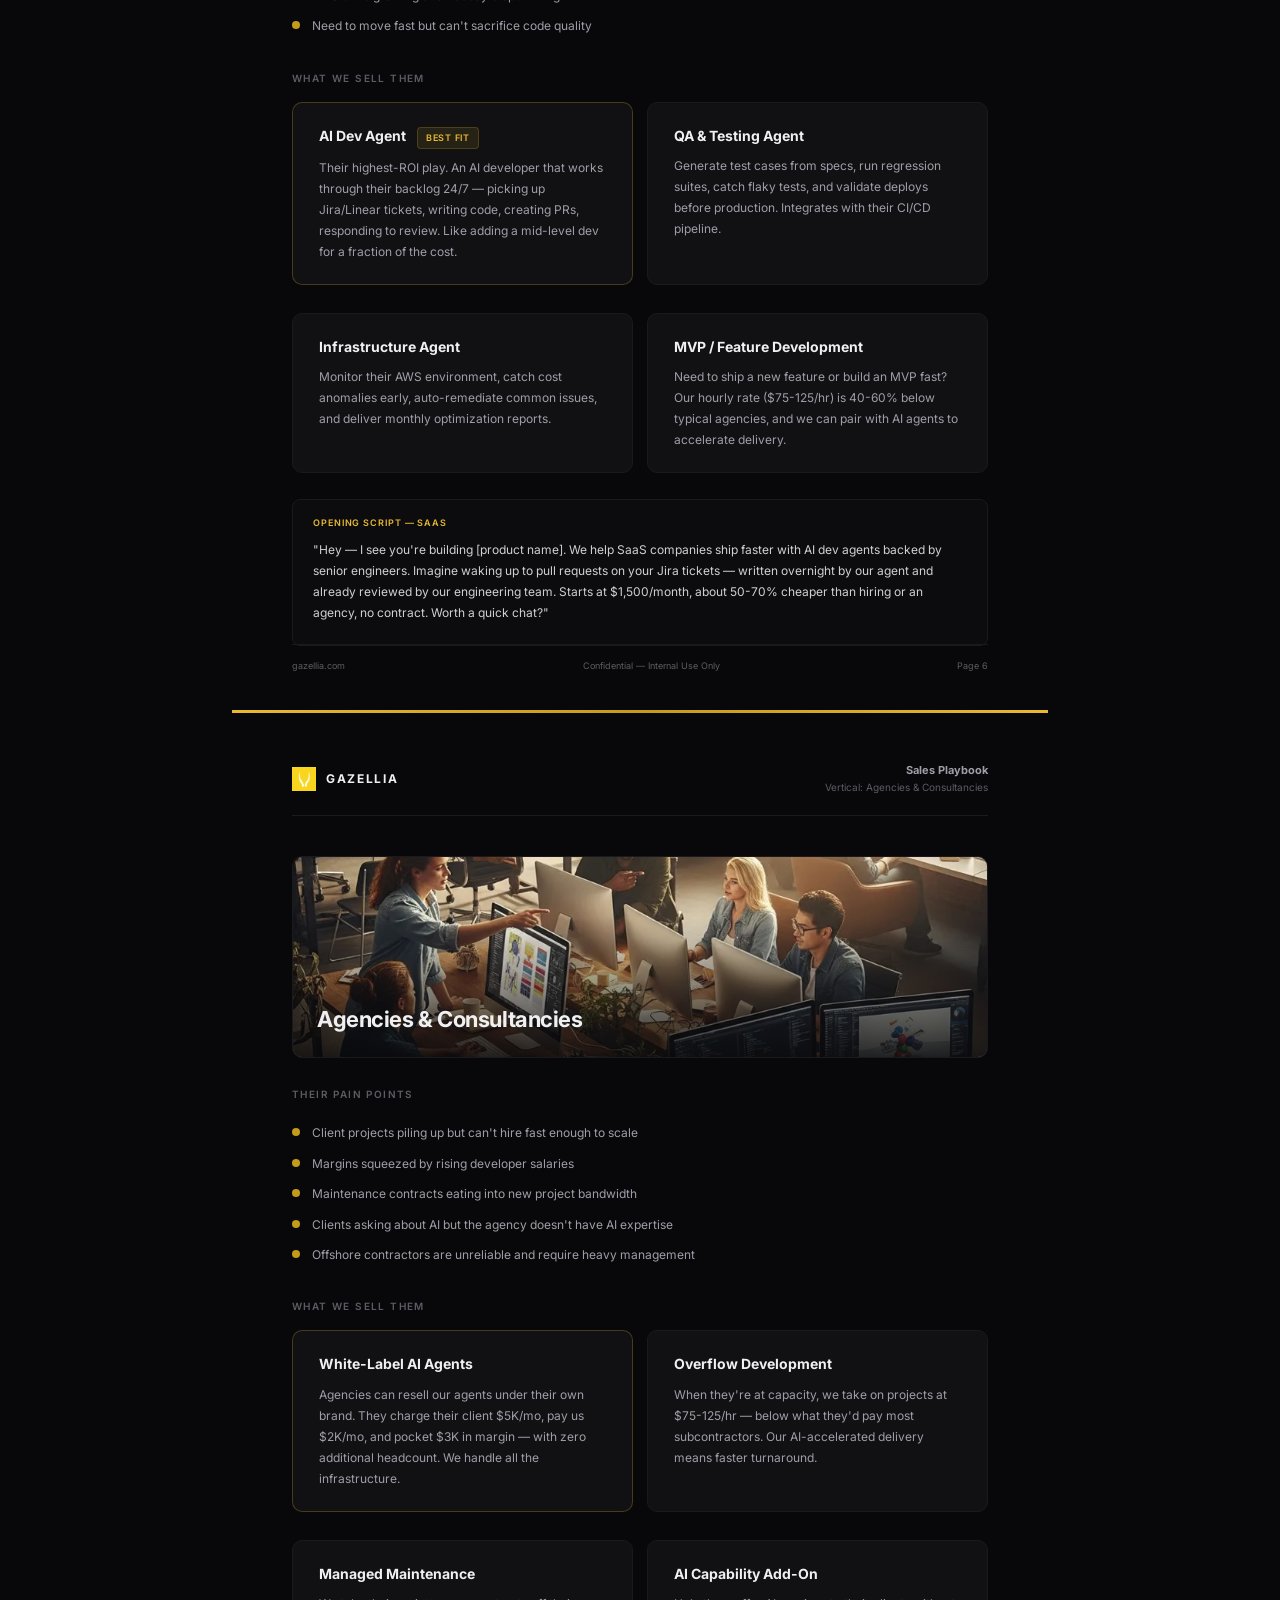
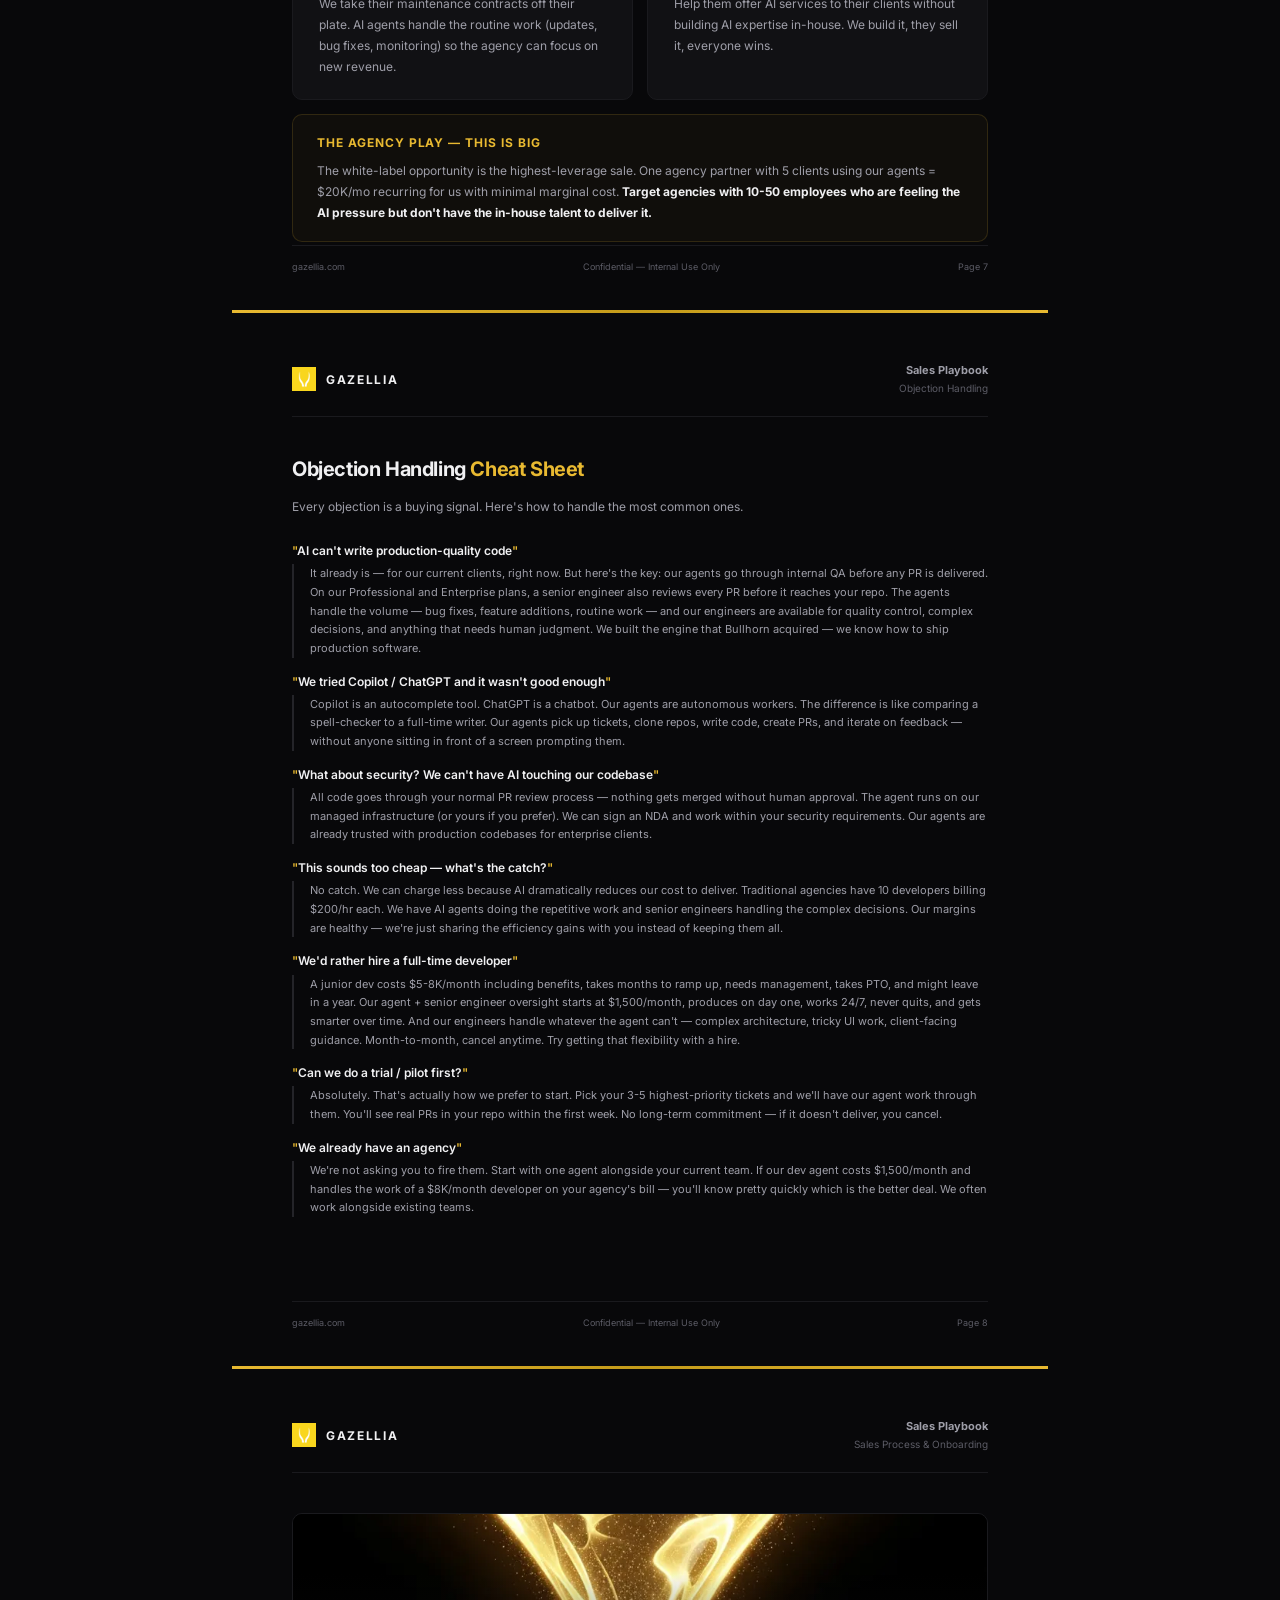
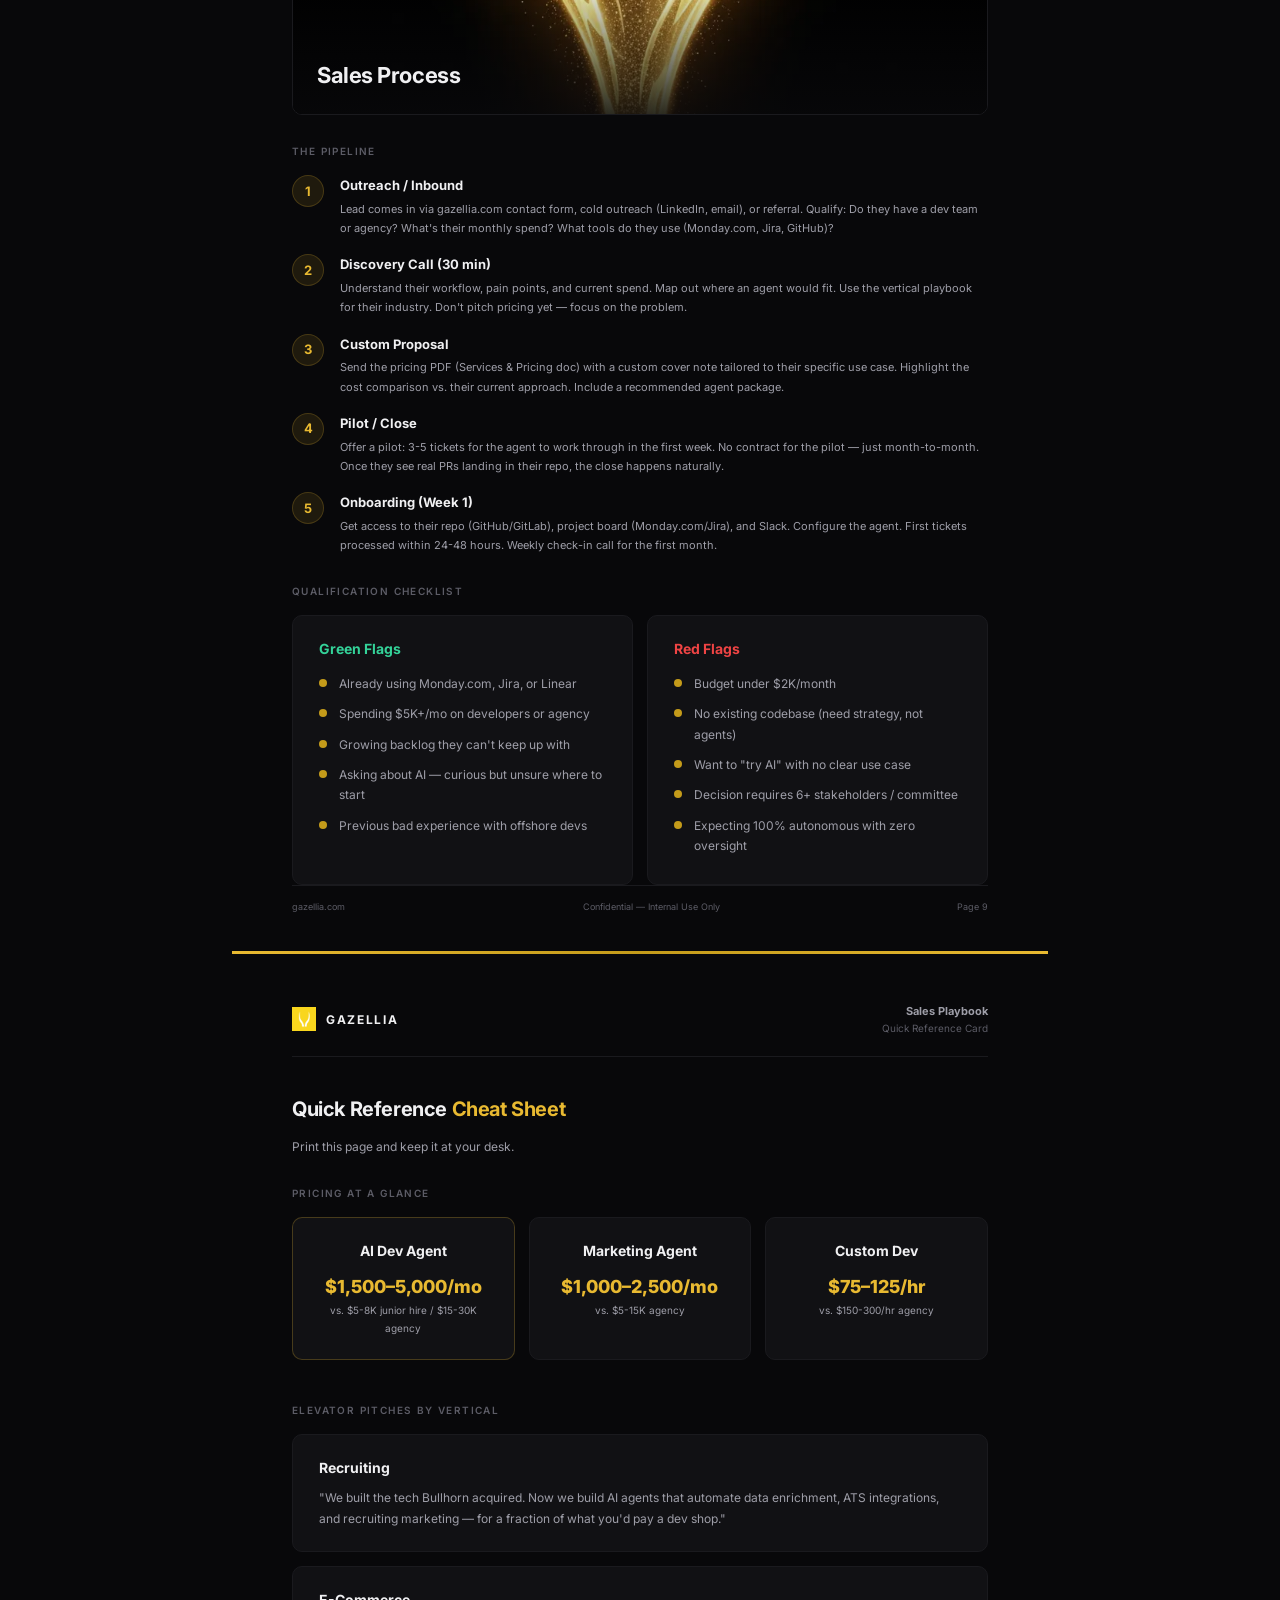
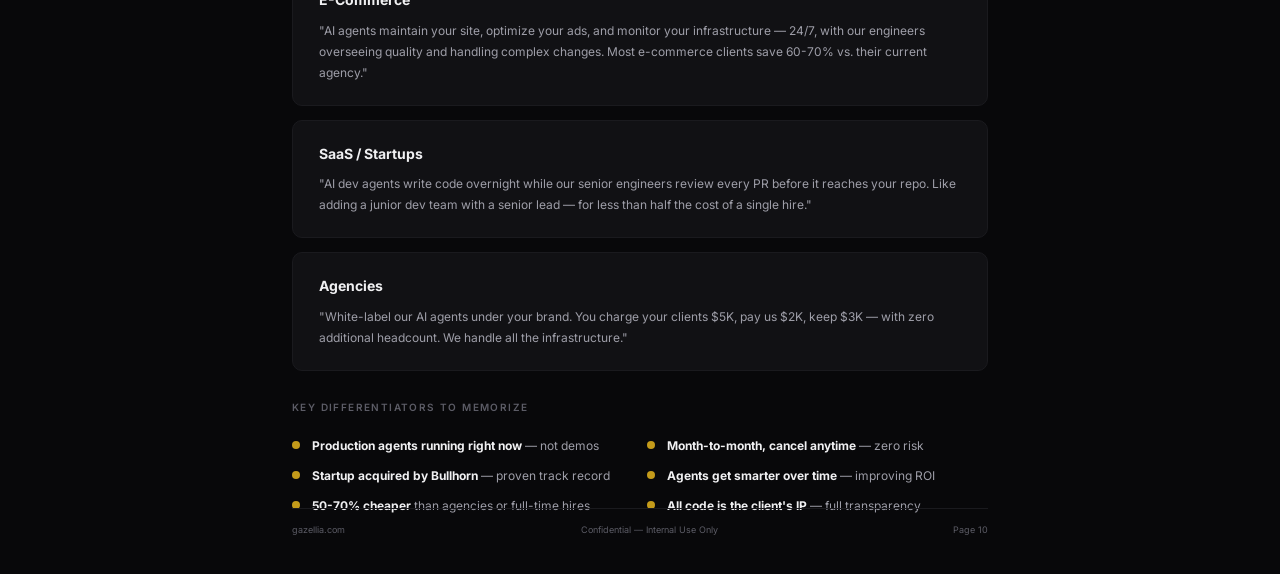
<file: assets/gazellia-sales-guide.html>
<!DOCTYPE html>
<html lang="en">
<head>
  <meta charset="UTF-8">
  <title>Gazellia — Sales Playbook & Onboarding Guide</title>
  <style>
    @import url('https://fonts.googleapis.com/css2?family=Inter:wght@300;400;500;600;700;800&display=swap');
    @page { size: letter; margin: 0; }
    * { margin: 0; padding: 0; box-sizing: border-box; }
    body {
      font-family: 'Inter', -apple-system, sans-serif;
      background: #08080A; color: #F0F0F2;
      -webkit-font-smoothing: antialiased; line-height: 1.6;
    }
    .page {
      width: 8.5in; min-height: 11in; margin: 0 auto;
      padding: 52px 60px; background: #08080A;
      position: relative; page-break-after: always;
    }
    .page::before {
      content: ''; position: absolute; top: 0; left: 0; right: 0;
      height: 3px;
      background: linear-gradient(90deg, #E8B931, #C49B1A, #E8B931);
    }

    /* Header */
    .hdr {
      display: flex; justify-content: space-between; align-items: center;
      margin-bottom: 40px; padding-bottom: 20px; border-bottom: 1px solid #1A1A1E;
    }
    .hdr-logo { display: flex; align-items: center; gap: 10px; }
    .hdr-logo img { width: 24px; }
    .hdr-logo span { font-size: 12px; font-weight: 700; letter-spacing: 0.14em; }
    .hdr-right { text-align: right; font-size: 10px; color: #5C5C66; }
    .hdr-right strong { color: #9E9EA8; display: block; font-size: 11px; }

    /* Typography */
    h1 { font-size: 30px; font-weight: 800; letter-spacing: -0.03em; line-height: 1.15; margin-bottom: 12px; }
    h2 { font-size: 20px; font-weight: 700; letter-spacing: -0.02em; margin-bottom: 14px; line-height: 1.25; }
    h3 { font-size: 14px; font-weight: 700; margin-bottom: 8px; }
    h4 { font-size: 11px; font-weight: 600; text-transform: uppercase; letter-spacing: 0.12em; color: #5C5C66; margin-bottom: 14px; }
    .gold { color: #E8B931; }
    .subtitle { font-size: 13px; color: #9E9EA8; line-height: 1.7; margin-bottom: 24px; max-width: 500px; }
    p { font-size: 12px; color: #9E9EA8; line-height: 1.75; margin-bottom: 12px; }

    /* Cards */
    .card {
      background: #111114; border: 1px solid #1A1A1E; border-radius: 10px;
      padding: 22px 26px; margin-bottom: 14px;
    }
    .card.gold-border { border-color: rgba(232, 185, 49, 0.25); }
    .card h3 { color: #F0F0F2; }
    .card p { margin-bottom: 0; }

    /* Two columns */
    .cols { display: grid; grid-template-columns: 1fr 1fr; gap: 14px; }
    .cols-3 { display: grid; grid-template-columns: 1fr 1fr 1fr; gap: 14px; }

    /* Image block */
    .img-block {
      border-radius: 10px; overflow: hidden; margin-bottom: 20px;
      border: 1px solid #1A1A1E; position: relative;
    }
    .img-block img { width: 100%; height: 200px; object-fit: cover; display: block; }
    .img-block.tall img { height: 260px; }
    .img-overlay {
      position: absolute; inset: 0; display: flex; align-items: flex-end;
      padding: 24px;
      background: linear-gradient(180deg, transparent 30%, rgba(8,8,10,0.85) 100%);
    }
    .img-overlay h2 { color: #F0F0F2; margin: 0; font-size: 22px; }

    /* Callout */
    .callout {
      background: rgba(232, 185, 49, 0.04); border: 1px solid rgba(232, 185, 49, 0.15);
      border-radius: 10px; padding: 18px 24px; margin-bottom: 16px;
    }
    .callout h3 { color: #E8B931; font-size: 12px; text-transform: uppercase; letter-spacing: 0.08em; }
    .callout p { font-size: 12px; margin-bottom: 0; }

    /* Quote */
    .quote {
      border-left: 3px solid #E8B931; padding: 14px 20px; margin: 16px 0;
      background: rgba(232, 185, 49, 0.03); border-radius: 0 8px 8px 0;
    }
    .quote p { font-size: 13px; color: #E8B931; font-style: italic; margin: 0; }
    .quote .attr { font-size: 10px; color: #5C5C66; font-style: normal; margin-top: 6px; display: block; }

    /* Script block */
    .script {
      background: #0C0C0F; border: 1px solid #1A1A1E; border-radius: 8px;
      padding: 16px 20px; margin: 12px 0; font-size: 12px;
    }
    .script .label { font-size: 9px; font-weight: 600; text-transform: uppercase; letter-spacing: 0.1em; color: #E8B931; margin-bottom: 8px; }
    .script p { color: #D0D0D4; margin-bottom: 6px; }
    .script em { color: #5C5C66; font-style: normal; }

    /* Objection block */
    .objection { margin-bottom: 14px; }
    .objection .q { font-size: 12px; font-weight: 600; color: #F0F0F2; margin-bottom: 4px; }
    .objection .q::before { content: '"'; color: #E8B931; }
    .objection .q::after { content: '"'; color: #E8B931; }
    .objection .a { font-size: 11px; color: #9E9EA8; padding-left: 16px; border-left: 2px solid #242429; line-height: 1.7; }

    /* Badge */
    .badge {
      display: inline-block; font-size: 9px; font-weight: 600; text-transform: uppercase;
      letter-spacing: 0.08em; padding: 3px 8px; border-radius: 4px;
      background: rgba(232, 185, 49, 0.1); color: #E8B931;
      border: 1px solid rgba(232, 185, 49, 0.2); margin-left: 8px;
    }
    .badge.green { background: rgba(52,211,153,0.08); color: #34d399; border-color: rgba(52,211,153,0.2); }

    /* List */
    .checklist { list-style: none; }
    .checklist li {
      font-size: 12px; color: #9E9EA8; padding: 5px 0 5px 20px;
      position: relative; line-height: 1.7;
    }
    .checklist li::before {
      content: ''; position: absolute; left: 0; top: 10px;
      width: 8px; height: 8px; border-radius: 50%; background: #C49B1A;
    }

    /* Numbered steps */
    .step { display: flex; gap: 16px; margin-bottom: 16px; }
    .step-num {
      width: 32px; height: 32px; border-radius: 50%; flex-shrink: 0;
      background: rgba(232, 185, 49, 0.1); border: 1px solid rgba(232, 185, 49, 0.2);
      display: flex; align-items: center; justify-content: center;
      font-size: 13px; font-weight: 700; color: #E8B931;
    }
    .step-content h3 { font-size: 13px; margin-bottom: 4px; }
    .step-content p { font-size: 11px; margin-bottom: 0; }

    /* Footer */
    .pg-footer {
      position: absolute; bottom: 36px; left: 60px; right: 60px;
      display: flex; justify-content: space-between;
      padding-top: 14px; border-top: 1px solid #1A1A1E;
      font-size: 9px; color: #5C5C66;
    }

    /* Section divider */
    .divider {
      font-size: 10px; font-weight: 600; text-transform: uppercase;
      letter-spacing: 0.14em; color: #5C5C66; margin: 28px 0 16px;
    }

    @media print {
      body { background: #08080A; }
      .page { margin: 0; }
    }
  </style>
</head>
<body>

<!-- ===== PAGE 1: COVER ===== -->
<div class="page" style="display:flex; flex-direction:column; justify-content:center; align-items:center; text-align:center;">
  <div class="page::before"></div>
  <img src="images/sales/cover.webp" alt="" style="width:180px; margin-bottom:40px; border-radius:20px;">
  <h1 style="font-size:38px; margin-bottom:8px;">Sales Playbook</h1>
  <p style="font-size:16px; color:#E8B931; font-weight:600; margin-bottom:4px;">Gazellia — AI-Powered Development Studio</p>
  <p style="font-size:13px; color:#5C5C66; margin-bottom:48px;">Onboarding Guide &bull; Pitch Scripts &bull; Vertical Playbooks &bull; Objection Handling</p>
  <div style="border-top:1px solid #1A1A1E; padding-top:20px; width:300px;">
    <p style="font-size:11px; color:#5C5C66;">Confidential — Internal Use Only</p>
    <p style="font-size:11px; color:#5C5C66; margin:0;">Updated March 2026</p>
  </div>
  <div class="pg-footer"><span>gazellia.com</span><span>Confidential</span><span></span></div>
</div>

<!-- ===== PAGE 2: WHO WE ARE ===== -->
<div class="page">
  <div class="hdr">
    <div class="hdr-logo"><img src="images/horns-gold.png" alt=""><span>GAZELLIA</span></div>
    <div class="hdr-right"><strong>Sales Playbook</strong>Company Overview</div>
  </div>

  <h2>Who We Are — <span class="gold">The 60-Second Version</span></h2>
  <p style="font-size:13px; max-width:520px; margin-bottom:24px;">Gazellia is an AI-powered development studio that builds autonomous software agents for businesses. Our agents write code, run marketing campaigns, monitor infrastructure, and perform quality assurance — operating 24/7 without human intervention. We're not a typical agency. We're cheaper, faster, and our work improves itself over time.</p>

  <div class="callout">
    <h3>The Key Differentiator</h3>
    <p>Most AI companies sell chatbots or wrappers around ChatGPT. We deploy <strong style="color:#F0F0F2;">production agents that actually do the work</strong> — picking up tickets, writing code, creating pull requests, optimizing ad campaigns. They run autonomously and get smarter over time. For teams that want it, we offer senior engineer oversight — PR reviews, complex ticket escalation, and hands-on guidance. This isn't a demo. It's running in production right now.</p>
  </div>

  <div class="divider">Credibility Proof Points</div>

  <div class="cols">
    <div class="card gold-border">
      <h3>Startup Acquired by Bullhorn</h3>
      <p>Our founder built the core web scraping and data enrichment engine for Fyre, a recruiting technology startup. Bullhorn — a global enterprise serving thousands of staffing firms — acquired the company. That technology is still powering their platform today.</p>
    </div>
    <div class="card">
      <h3>Cloudgate — Co-Founded</h3>
      <p>Built a full-stack recruiting platform from scratch. Candidate management, job matching, client portals, analytics. Serving recruiting agencies across the country. Still in production.</p>
    </div>
    <div class="card">
      <h3>Fortune 100 Partnerships</h3>
      <p>Active development partnerships with companies including Kroger, CDW, and Paro. Enterprise-grade systems built to handle real scale — not weekend projects.</p>
    </div>
    <div class="card">
      <h3>13+ Years, UCF CS 4.0 GPA</h3>
      <p>Computer Science degree from the University of Central Florida with a perfect GPA. Early AR development for Google Glass. Over a decade of shipping production software across recruiting, retail, fintech, and marketing.</p>
    </div>
  </div>

  <div class="quote">
    <p>When a prospect asks "Have you done this before?" — the answer is always yes, and there's a specific story to back it up.</p>
    <span class="attr">Use the proof points above to match the prospect's industry</span>
  </div>

  <div class="pg-footer"><span>gazellia.com</span><span>Confidential — Internal Use Only</span><span>Page 2</span></div>
</div>

<!-- ===== PAGE 3: THE PITCH FRAMEWORK ===== -->
<div class="page">
  <div class="hdr">
    <div class="hdr-logo"><img src="images/horns-gold.png" alt=""><span>GAZELLIA</span></div>
    <div class="hdr-right"><strong>Sales Playbook</strong>Pitch Framework</div>
  </div>

  <div class="img-block">
    <img src="images/sales/handshake.webp" alt="">
    <div class="img-overlay"><h2>The Pitch Framework</h2></div>
  </div>

  <p style="font-size:13px; margin-bottom:24px;">Every pitch follows the same structure regardless of vertical. Adapt the examples and proof points to the prospect's industry.</p>

  <div class="step">
    <div class="step-num">1</div>
    <div class="step-content">
      <h3>Open with the Pain</h3>
      <p>"You're paying $15-30K/month for developers — or struggling to hire. Either way, you're not moving as fast as you need to. What if your backlog worked on itself overnight?"</p>
    </div>
  </div>

  <div class="step">
    <div class="step-num">2</div>
    <div class="step-content">
      <h3>Introduce the Agent Concept</h3>
      <p>"We deploy AI agents that do real work — not chatbots, not copilots. They pick up tickets, write code, create pull requests, and learn from every task. They run 24/7 and get smarter over time. And if you want extra confidence, we have plans where our senior engineers review every PR and handle the complex stuff the agents can't."</p>
    </div>
  </div>

  <div class="step">
    <div class="step-num">3</div>
    <div class="step-content">
      <h3>Prove It's Real</h3>
      <p>"We have agents in production right now doing this for clients. One of our founders built the data engine that got acquired by Bullhorn — it powers thousands of recruiting firms today. This isn't theoretical."</p>
    </div>
  </div>

  <div class="step">
    <div class="step-num">4</div>
    <div class="step-content">
      <h3>Show the Economics</h3>
      <p>"A full-time junior dev costs $5-8K/month. An agency charges $15-30K. Our AI agent plus senior engineer oversight starts at $1,500/month — the agent works nights, weekends, and holidays, and our engineers review everything before it touches your codebase. No PTO, no turnover, no ramp-up."</p>
    </div>
  </div>

  <div class="step">
    <div class="step-num">5</div>
    <div class="step-content">
      <h3>Remove the Risk</h3>
      <p>"Month-to-month. No long-term contract. No setup fee. All code is yours from day one. Start with our agent-only plan at $1,500/month. If you want senior engineer oversight, upgrade anytime. If it doesn't work, you cancel. But it will — because it's already working for clients right now."</p>
    </div>
  </div>

  <div class="callout">
    <h3>Closing Line</h3>
    <p>"Let's do a quick discovery call this week. I'll map out exactly how an agent would fit your workflow and give you a custom proposal. 30 minutes — no commitment."</p>
  </div>

  <div class="pg-footer"><span>gazellia.com</span><span>Confidential — Internal Use Only</span><span>Page 3</span></div>
</div>

<!-- ===== PAGE 4: VERTICAL — RECRUITING ===== -->
<div class="page">
  <div class="hdr">
    <div class="hdr-logo"><img src="images/horns-gold.png" alt=""><span>GAZELLIA</span></div>
    <div class="hdr-right"><strong>Sales Playbook</strong>Vertical: Recruiting & Staffing</div>
  </div>

  <div class="img-block">
    <img src="images/sales/recruiting.webp" alt="">
    <div class="img-overlay"><h2>Recruiting & Staffing <span class="badge">High Priority</span></h2></div>
  </div>

  <div class="callout">
    <h3>Why This Vertical Is Our Strongest</h3>
    <p>Our founder literally built recruiting technology that got acquired by Bullhorn. We co-built Cloudgate, a full recruiting platform. We know ATS systems, candidate pipelines, compliance requirements, and the pain points of staffing firms inside and out. <strong style="color:#F0F0F2;">No competitor can match this credibility.</strong></p>
  </div>

  <div class="divider">Their Pain Points</div>
  <ul class="checklist">
    <li>Spending thousands on job board scraping tools that break constantly</li>
    <li>Recruiters drowning in manual data entry — copying candidate info between systems</li>
    <li>ATS/CRM customizations are expensive and slow through vendors like Bullhorn</li>
    <li>Can't afford a full dev team but need custom integrations and automations</li>
    <li>Marketing for open roles is manual and inefficient</li>
  </ul>

  <div class="divider">What We Sell Them</div>
  <div class="cols">
    <div class="card">
      <h3>Data Enrichment Agent</h3>
      <p>Automatically enrich candidate profiles with data from LinkedIn, job boards, and public sources. Same concept we built for Bullhorn — now available as a managed service.</p>
    </div>
    <div class="card">
      <h3>ATS Integration Agent</h3>
      <p>Custom integrations between their ATS (Bullhorn, JobDiva, etc.) and other tools. Automate candidate flow, sync data, eliminate double-entry.</p>
    </div>
    <div class="card">
      <h3>Recruiting Marketing Agent</h3>
      <p>AI-powered job ad creation, automated posting across platforms, candidate pipeline analytics, and A/B testing of job descriptions.</p>
    </div>
    <div class="card">
      <h3>Custom Platform Development</h3>
      <p>When off-the-shelf tools don't cut it. We built Cloudgate from scratch — we can build custom recruiting tools faster and cheaper than anyone.</p>
    </div>
  </div>

  <div class="script">
    <div class="label">Opening Script — Recruiting</div>
    <p>"I'm reaching out because we specialize in AI automation for recruiting firms. Our founder actually built the data enrichment engine that Bullhorn acquired — so we know the staffing tech space inside out. I wanted to see if you're dealing with any of the manual data headaches that most firms struggle with."</p>
  </div>

  <div class="pg-footer"><span>gazellia.com</span><span>Confidential — Internal Use Only</span><span>Page 4</span></div>
</div>

<!-- ===== PAGE 5: VERTICAL — E-COMMERCE ===== -->
<div class="page">
  <div class="hdr">
    <div class="hdr-logo"><img src="images/horns-gold.png" alt=""><span>GAZELLIA</span></div>
    <div class="hdr-right"><strong>Sales Playbook</strong>Vertical: E-Commerce & Retail</div>
  </div>

  <div class="img-block">
    <img src="images/sales/ecommerce.webp" alt="">
    <div class="img-overlay"><h2>E-Commerce & Retail</h2></div>
  </div>

  <div class="divider">Their Pain Points</div>
  <ul class="checklist">
    <li>WordPress/Shopify sites that break with every plugin update</li>
    <li>Ad spend growing but ROAS declining — no time to optimize creatives</li>
    <li>Seasonal traffic spikes crash their site or spike their AWS bill</li>
    <li>SEO and content updates are a full-time job they can't staff</li>
    <li>Customer data scattered across 10 different tools</li>
  </ul>

  <div class="divider">What We Sell Them</div>
  <div class="cols">
    <div class="card">
      <h3>WordPress Maintenance Agent</h3>
      <p>Autonomous plugin updates, security patches, content changes, and performance optimization. We already run this for production e-commerce sites — proven and stable.</p>
    </div>
    <div class="card">
      <h3>AI Marketing Agent</h3>
      <p>Monitors their Meta/Google ad campaigns, generates creative variations, optimizes budget allocation, and updates landing pages — all with approval workflows.</p>
    </div>
    <div class="card">
      <h3>Infrastructure Monitoring</h3>
      <p>Prevent site crashes before they happen. Cost anomaly detection, auto-scaling configuration, and 24/7 health monitoring.</p>
    </div>
    <div class="card">
      <h3>Custom E-Commerce Features</h3>
      <p>AI-powered product recommendations, intelligent search, inventory forecasting, or custom checkout flows — built on their existing platform.</p>
    </div>
  </div>

  <div class="script">
    <div class="label">Opening Script — E-Commerce</div>
    <p>"I noticed your site runs on WordPress — we specialize in AI-powered e-commerce automation. We have an agent that handles all your site maintenance autonomously — plugin updates, security, content changes — plus a marketing agent that optimizes your ad campaigns 24/7. Most of our e-commerce clients save 60-70% compared to their current agency. Would it be worth a 20-minute call to see how this fits?"</p>
  </div>

  <div class="callout">
    <h3>Proof Point</h3>
    <p>We actively run a WordPress maintenance agent on a production e-commerce site right now. It handles tickets from intake to deployment — fully autonomous. We've also partnered with Kroger on enterprise retail systems.</p>
  </div>

  <div class="pg-footer"><span>gazellia.com</span><span>Confidential — Internal Use Only</span><span>Page 5</span></div>
</div>

<!-- ===== PAGE 6: VERTICAL — SAAS & STARTUPS ===== -->
<div class="page">
  <div class="hdr">
    <div class="hdr-logo"><img src="images/horns-gold.png" alt=""><span>GAZELLIA</span></div>
    <div class="hdr-right"><strong>Sales Playbook</strong>Vertical: SaaS & Startups</div>
  </div>

  <div class="img-block">
    <img src="images/sales/saas.webp" alt="">
    <div class="img-overlay"><h2>SaaS & Startups</h2></div>
  </div>

  <div class="divider">Their Pain Points</div>
  <ul class="checklist">
    <li>Burning runway on full-time developers they may not need long-term</li>
    <li>Backlog growing faster than the team can ship</li>
    <li>QA is manual, flaky, and slowing down releases</li>
    <li>AWS bill is growing and nobody's optimizing it</li>
    <li>Need to move fast but can't sacrifice code quality</li>
  </ul>

  <div class="divider">What We Sell Them</div>
  <div class="cols">
    <div class="card gold-border">
      <h3>AI Dev Agent <span class="badge">Best Fit</span></h3>
      <p>Their highest-ROI play. An AI developer that works through their backlog 24/7 — picking up Jira/Linear tickets, writing code, creating PRs, responding to review. Like adding a mid-level dev for a fraction of the cost.</p>
    </div>
    <div class="card">
      <h3>QA & Testing Agent</h3>
      <p>Generate test cases from specs, run regression suites, catch flaky tests, and validate deploys before production. Integrates with their CI/CD pipeline.</p>
    </div>
    <div class="card">
      <h3>Infrastructure Agent</h3>
      <p>Monitor their AWS environment, catch cost anomalies early, auto-remediate common issues, and deliver monthly optimization reports.</p>
    </div>
    <div class="card">
      <h3>MVP / Feature Development</h3>
      <p>Need to ship a new feature or build an MVP fast? Our hourly rate ($75-125/hr) is 40-60% below typical agencies, and we can pair with AI agents to accelerate delivery.</p>
    </div>
  </div>

  <div class="script">
    <div class="label">Opening Script — SaaS</div>
    <p>"Hey — I see you're building [product name]. We help SaaS companies ship faster with AI dev agents backed by senior engineers. Imagine waking up to pull requests on your Jira tickets — written overnight by our agent and already reviewed by our engineering team. Starts at $1,500/month, about 50-70% cheaper than hiring or an agency, no contract. Worth a quick chat?"</p>
  </div>

  <div class="pg-footer"><span>gazellia.com</span><span>Confidential — Internal Use Only</span><span>Page 6</span></div>
</div>

<!-- ===== PAGE 7: VERTICAL — AGENCIES ===== -->
<div class="page">
  <div class="hdr">
    <div class="hdr-logo"><img src="images/horns-gold.png" alt=""><span>GAZELLIA</span></div>
    <div class="hdr-right"><strong>Sales Playbook</strong>Vertical: Agencies & Consultancies</div>
  </div>

  <div class="img-block">
    <img src="images/sales/agency.webp" alt="">
    <div class="img-overlay"><h2>Agencies & Consultancies</h2></div>
  </div>

  <div class="divider">Their Pain Points</div>
  <ul class="checklist">
    <li>Client projects piling up but can't hire fast enough to scale</li>
    <li>Margins squeezed by rising developer salaries</li>
    <li>Maintenance contracts eating into new project bandwidth</li>
    <li>Clients asking about AI but the agency doesn't have AI expertise</li>
    <li>Offshore contractors are unreliable and require heavy management</li>
  </ul>

  <div class="divider">What We Sell Them</div>
  <div class="cols">
    <div class="card gold-border">
      <h3>White-Label AI Agents</h3>
      <p>Agencies can resell our agents under their own brand. They charge their client $5K/mo, pay us $2K/mo, and pocket $3K in margin — with zero additional headcount. We handle all the infrastructure.</p>
    </div>
    <div class="card">
      <h3>Overflow Development</h3>
      <p>When they're at capacity, we take on projects at $75-125/hr — below what they'd pay most subcontractors. Our AI-accelerated delivery means faster turnaround.</p>
    </div>
    <div class="card">
      <h3>Managed Maintenance</h3>
      <p>We take their maintenance contracts off their plate. AI agents handle the routine work (updates, bug fixes, monitoring) so the agency can focus on new revenue.</p>
    </div>
    <div class="card">
      <h3>AI Capability Add-On</h3>
      <p>Help them offer AI services to their clients without building AI expertise in-house. We build it, they sell it, everyone wins.</p>
    </div>
  </div>

  <div class="callout">
    <h3>The Agency Play — This Is Big</h3>
    <p>The white-label opportunity is the highest-leverage sale. One agency partner with 5 clients using our agents = $20K/mo recurring for us with minimal marginal cost. <strong style="color:#F0F0F2;">Target agencies with 10-50 employees who are feeling the AI pressure but don't have the in-house talent to deliver it.</strong></p>
  </div>

  <div class="pg-footer"><span>gazellia.com</span><span>Confidential — Internal Use Only</span><span>Page 7</span></div>
</div>

<!-- ===== PAGE 8: OBJECTION HANDLING ===== -->
<div class="page">
  <div class="hdr">
    <div class="hdr-logo"><img src="images/horns-gold.png" alt=""><span>GAZELLIA</span></div>
    <div class="hdr-right"><strong>Sales Playbook</strong>Objection Handling</div>
  </div>

  <h2>Objection Handling <span class="gold">Cheat Sheet</span></h2>
  <p style="margin-bottom:24px;">Every objection is a buying signal. Here's how to handle the most common ones.</p>

  <div class="objection">
    <div class="q">AI can't write production-quality code</div>
    <div class="a">It already is — for our current clients, right now. But here's the key: our agents go through internal QA before any PR is delivered. On our Professional and Enterprise plans, a senior engineer also reviews every PR before it reaches your repo. The agents handle the volume — bug fixes, feature additions, routine work — and our engineers are available for quality control, complex decisions, and anything that needs human judgment. We built the engine that Bullhorn acquired — we know how to ship production software.</div>
  </div>

  <div class="objection">
    <div class="q">We tried Copilot / ChatGPT and it wasn't good enough</div>
    <div class="a">Copilot is an autocomplete tool. ChatGPT is a chatbot. Our agents are autonomous workers. The difference is like comparing a spell-checker to a full-time writer. Our agents pick up tickets, clone repos, write code, create PRs, and iterate on feedback — without anyone sitting in front of a screen prompting them.</div>
  </div>

  <div class="objection">
    <div class="q">What about security? We can't have AI touching our codebase</div>
    <div class="a">All code goes through your normal PR review process — nothing gets merged without human approval. The agent runs on our managed infrastructure (or yours if you prefer). We can sign an NDA and work within your security requirements. Our agents are already trusted with production codebases for enterprise clients.</div>
  </div>

  <div class="objection">
    <div class="q">This sounds too cheap — what's the catch?</div>
    <div class="a">No catch. We can charge less because AI dramatically reduces our cost to deliver. Traditional agencies have 10 developers billing $200/hr each. We have AI agents doing the repetitive work and senior engineers handling the complex decisions. Our margins are healthy — we're just sharing the efficiency gains with you instead of keeping them all.</div>
  </div>

  <div class="objection">
    <div class="q">We'd rather hire a full-time developer</div>
    <div class="a">A junior dev costs $5-8K/month including benefits, takes months to ramp up, needs management, takes PTO, and might leave in a year. Our agent + senior engineer oversight starts at $1,500/month, produces on day one, works 24/7, never quits, and gets smarter over time. And our engineers handle whatever the agent can't — complex architecture, tricky UI work, client-facing guidance. Month-to-month, cancel anytime. Try getting that flexibility with a hire.</div>
  </div>

  <div class="objection">
    <div class="q">Can we do a trial / pilot first?</div>
    <div class="a">Absolutely. That's actually how we prefer to start. Pick your 3-5 highest-priority tickets and we'll have our agent work through them. You'll see real PRs in your repo within the first week. No long-term commitment — if it doesn't deliver, you cancel.</div>
  </div>

  <div class="objection">
    <div class="q">We already have an agency</div>
    <div class="a">We're not asking you to fire them. Start with one agent alongside your current team. If our dev agent costs $1,500/month and handles the work of a $8K/month developer on your agency's bill — you'll know pretty quickly which is the better deal. We often work alongside existing teams.</div>
  </div>

  <div class="pg-footer"><span>gazellia.com</span><span>Confidential — Internal Use Only</span><span>Page 8</span></div>
</div>

<!-- ===== PAGE 9: SALES PROCESS ===== -->
<div class="page">
  <div class="hdr">
    <div class="hdr-logo"><img src="images/horns-gold.png" alt=""><span>GAZELLIA</span></div>
    <div class="hdr-right"><strong>Sales Playbook</strong>Sales Process & Onboarding</div>
  </div>

  <div class="img-block">
    <img src="images/sales/pipeline.webp" alt="">
    <div class="img-overlay"><h2>Sales Process</h2></div>
  </div>

  <div class="divider">The Pipeline</div>

  <div class="step">
    <div class="step-num">1</div>
    <div class="step-content">
      <h3>Outreach / Inbound</h3>
      <p>Lead comes in via gazellia.com contact form, cold outreach (LinkedIn, email), or referral. Qualify: Do they have a dev team or agency? What's their monthly spend? What tools do they use (Monday.com, Jira, GitHub)?</p>
    </div>
  </div>

  <div class="step">
    <div class="step-num">2</div>
    <div class="step-content">
      <h3>Discovery Call (30 min)</h3>
      <p>Understand their workflow, pain points, and current spend. Map out where an agent would fit. Use the vertical playbook for their industry. Don't pitch pricing yet — focus on the problem.</p>
    </div>
  </div>

  <div class="step">
    <div class="step-num">3</div>
    <div class="step-content">
      <h3>Custom Proposal</h3>
      <p>Send the pricing PDF (Services & Pricing doc) with a custom cover note tailored to their specific use case. Highlight the cost comparison vs. their current approach. Include a recommended agent package.</p>
    </div>
  </div>

  <div class="step">
    <div class="step-num">4</div>
    <div class="step-content">
      <h3>Pilot / Close</h3>
      <p>Offer a pilot: 3-5 tickets for the agent to work through in the first week. No contract for the pilot — just month-to-month. Once they see real PRs landing in their repo, the close happens naturally.</p>
    </div>
  </div>

  <div class="step">
    <div class="step-num">5</div>
    <div class="step-content">
      <h3>Onboarding (Week 1)</h3>
      <p>Get access to their repo (GitHub/GitLab), project board (Monday.com/Jira), and Slack. Configure the agent. First tickets processed within 24-48 hours. Weekly check-in call for the first month.</p>
    </div>
  </div>

  <div class="divider">Qualification Checklist</div>
  <div class="cols">
    <div class="card">
      <h3 style="color:#34d399;">Green Flags</h3>
      <ul class="checklist">
        <li>Already using Monday.com, Jira, or Linear</li>
        <li>Spending $5K+/mo on developers or agency</li>
        <li>Growing backlog they can't keep up with</li>
        <li>Asking about AI — curious but unsure where to start</li>
        <li>Previous bad experience with offshore devs</li>
      </ul>
    </div>
    <div class="card">
      <h3 style="color:#ef4444;">Red Flags</h3>
      <ul class="checklist">
        <li>Budget under $2K/month</li>
        <li>No existing codebase (need strategy, not agents)</li>
        <li>Want to "try AI" with no clear use case</li>
        <li>Decision requires 6+ stakeholders / committee</li>
        <li>Expecting 100% autonomous with zero oversight</li>
      </ul>
    </div>
  </div>

  <div class="pg-footer"><span>gazellia.com</span><span>Confidential — Internal Use Only</span><span>Page 9</span></div>
</div>

<!-- ===== PAGE 10: QUICK REFERENCE ===== -->
<div class="page">
  <div class="hdr">
    <div class="hdr-logo"><img src="images/horns-gold.png" alt=""><span>GAZELLIA</span></div>
    <div class="hdr-right"><strong>Sales Playbook</strong>Quick Reference Card</div>
  </div>

  <h2>Quick Reference <span class="gold">Cheat Sheet</span></h2>
  <p style="margin-bottom:24px;">Print this page and keep it at your desk.</p>

  <div class="divider">Pricing At a Glance</div>
  <div class="cols-3">
    <div class="card gold-border" style="text-align:center;">
      <h3>AI Dev Agent</h3>
      <p style="font-size:18px; color:#E8B931; font-weight:800;">$1,500–5,000/mo</p>
      <p style="font-size:10px;">vs. $5-8K junior hire / $15-30K agency</p>
    </div>
    <div class="card" style="text-align:center;">
      <h3>Marketing Agent</h3>
      <p style="font-size:18px; color:#E8B931; font-weight:800;">$1,000–2,500/mo</p>
      <p style="font-size:10px;">vs. $5-15K agency</p>
    </div>
    <div class="card" style="text-align:center;">
      <h3>Custom Dev</h3>
      <p style="font-size:18px; color:#E8B931; font-weight:800;">$75–125/hr</p>
      <p style="font-size:10px;">vs. $150-300/hr agency</p>
    </div>
  </div>

  <div class="divider">Elevator Pitches by Vertical</div>
  <div class="card">
    <h3>Recruiting</h3>
    <p>"We built the tech Bullhorn acquired. Now we build AI agents that automate data enrichment, ATS integrations, and recruiting marketing — for a fraction of what you'd pay a dev shop."</p>
  </div>
  <div class="card">
    <h3>E-Commerce</h3>
    <p>"AI agents maintain your site, optimize your ads, and monitor your infrastructure — 24/7, with our engineers overseeing quality and handling complex changes. Most e-commerce clients save 60-70% vs. their current agency."</p>
  </div>
  <div class="card">
    <h3>SaaS / Startups</h3>
    <p>"AI dev agents write code overnight while our senior engineers review every PR before it reaches your repo. Like adding a junior dev team with a senior lead — for less than half the cost of a single hire."</p>
  </div>
  <div class="card">
    <h3>Agencies</h3>
    <p>"White-label our AI agents under your brand. You charge your clients $5K, pay us $2K, keep $3K — with zero additional headcount. We handle all the infrastructure."</p>
  </div>

  <div class="divider">Key Differentiators to Memorize</div>
  <div class="cols">
    <ul class="checklist">
      <li><strong style="color:#F0F0F2;">Production agents running right now</strong> — not demos</li>
      <li><strong style="color:#F0F0F2;">Startup acquired by Bullhorn</strong> — proven track record</li>
      <li><strong style="color:#F0F0F2;">50-70% cheaper</strong> than agencies or full-time hires</li>
    </ul>
    <ul class="checklist">
      <li><strong style="color:#F0F0F2;">Month-to-month, cancel anytime</strong> — zero risk</li>
      <li><strong style="color:#F0F0F2;">Agents get smarter over time</strong> — improving ROI</li>
      <li><strong style="color:#F0F0F2;">All code is the client's IP</strong> — full transparency</li>
    </ul>
  </div>

  <div class="pg-footer"><span>gazellia.com</span><span>Confidential — Internal Use Only</span><span>Page 10</span></div>
</div>

</body>
</html>
</file>
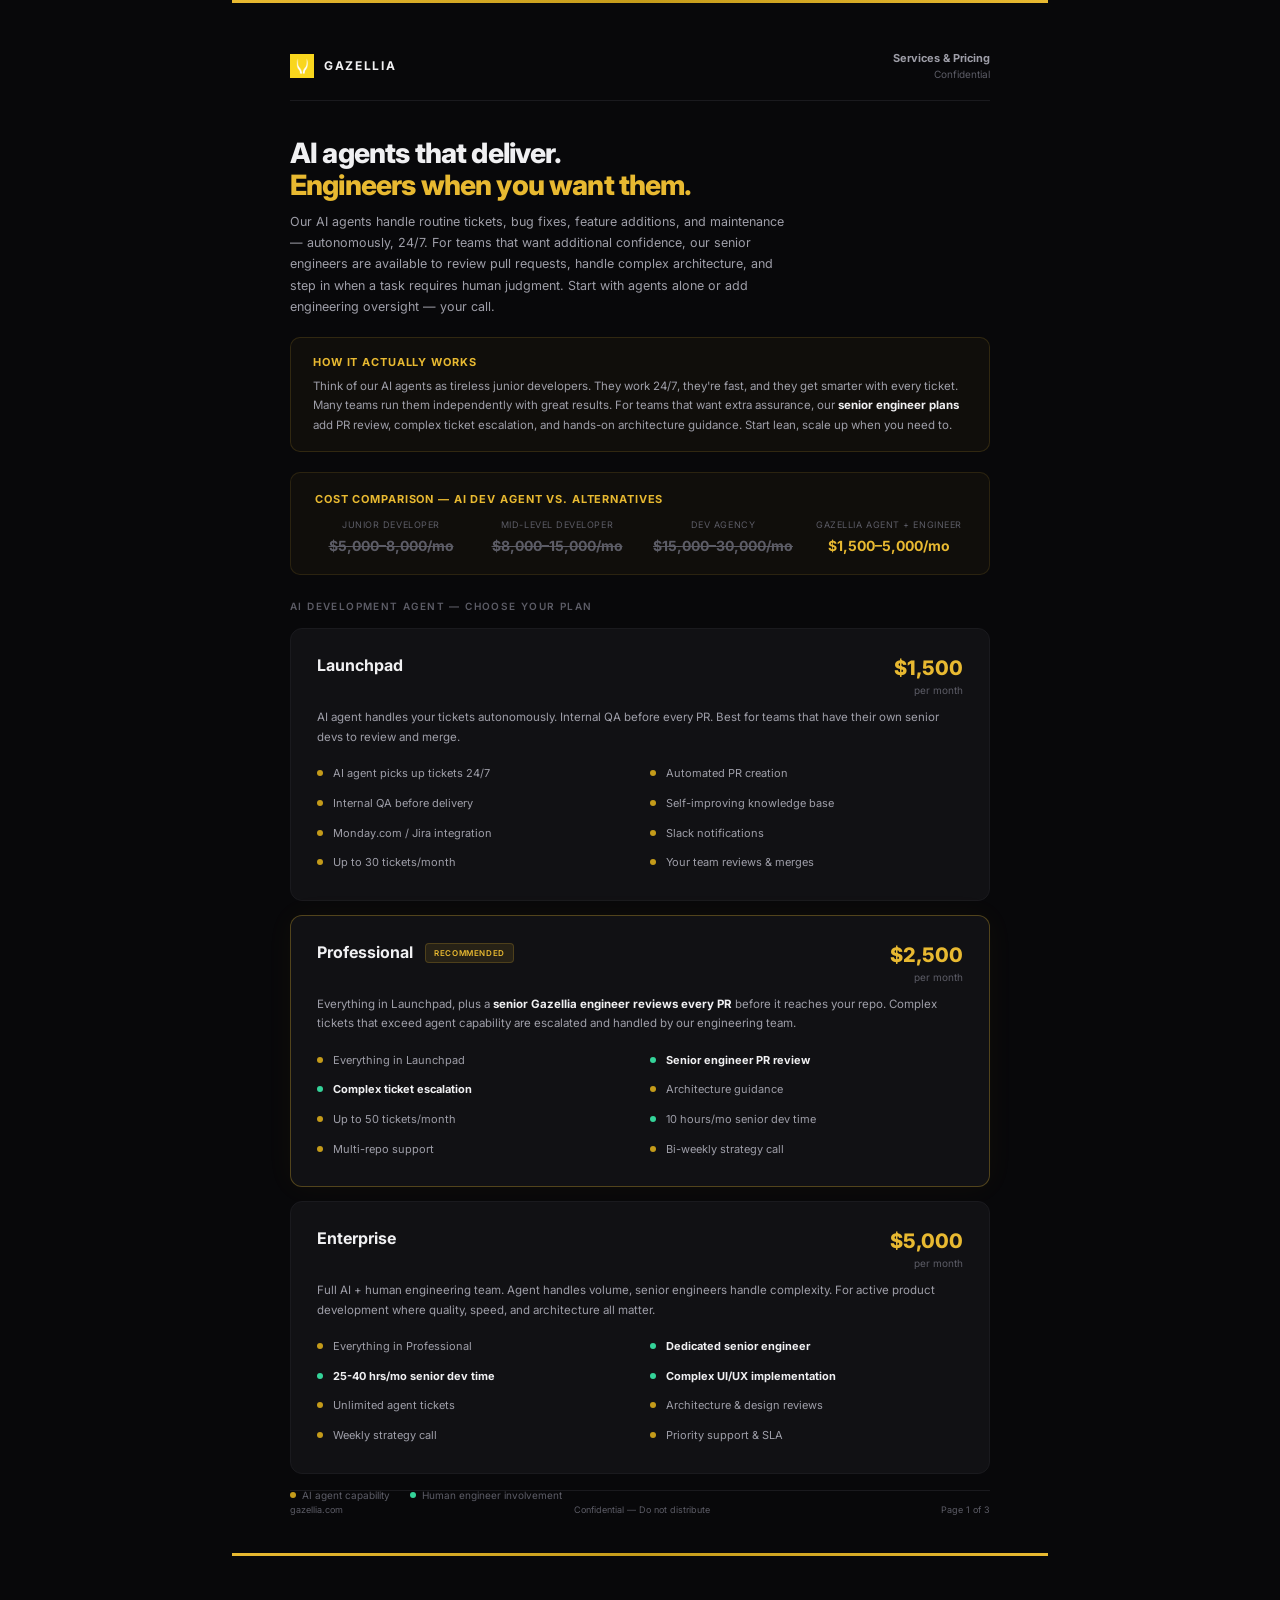
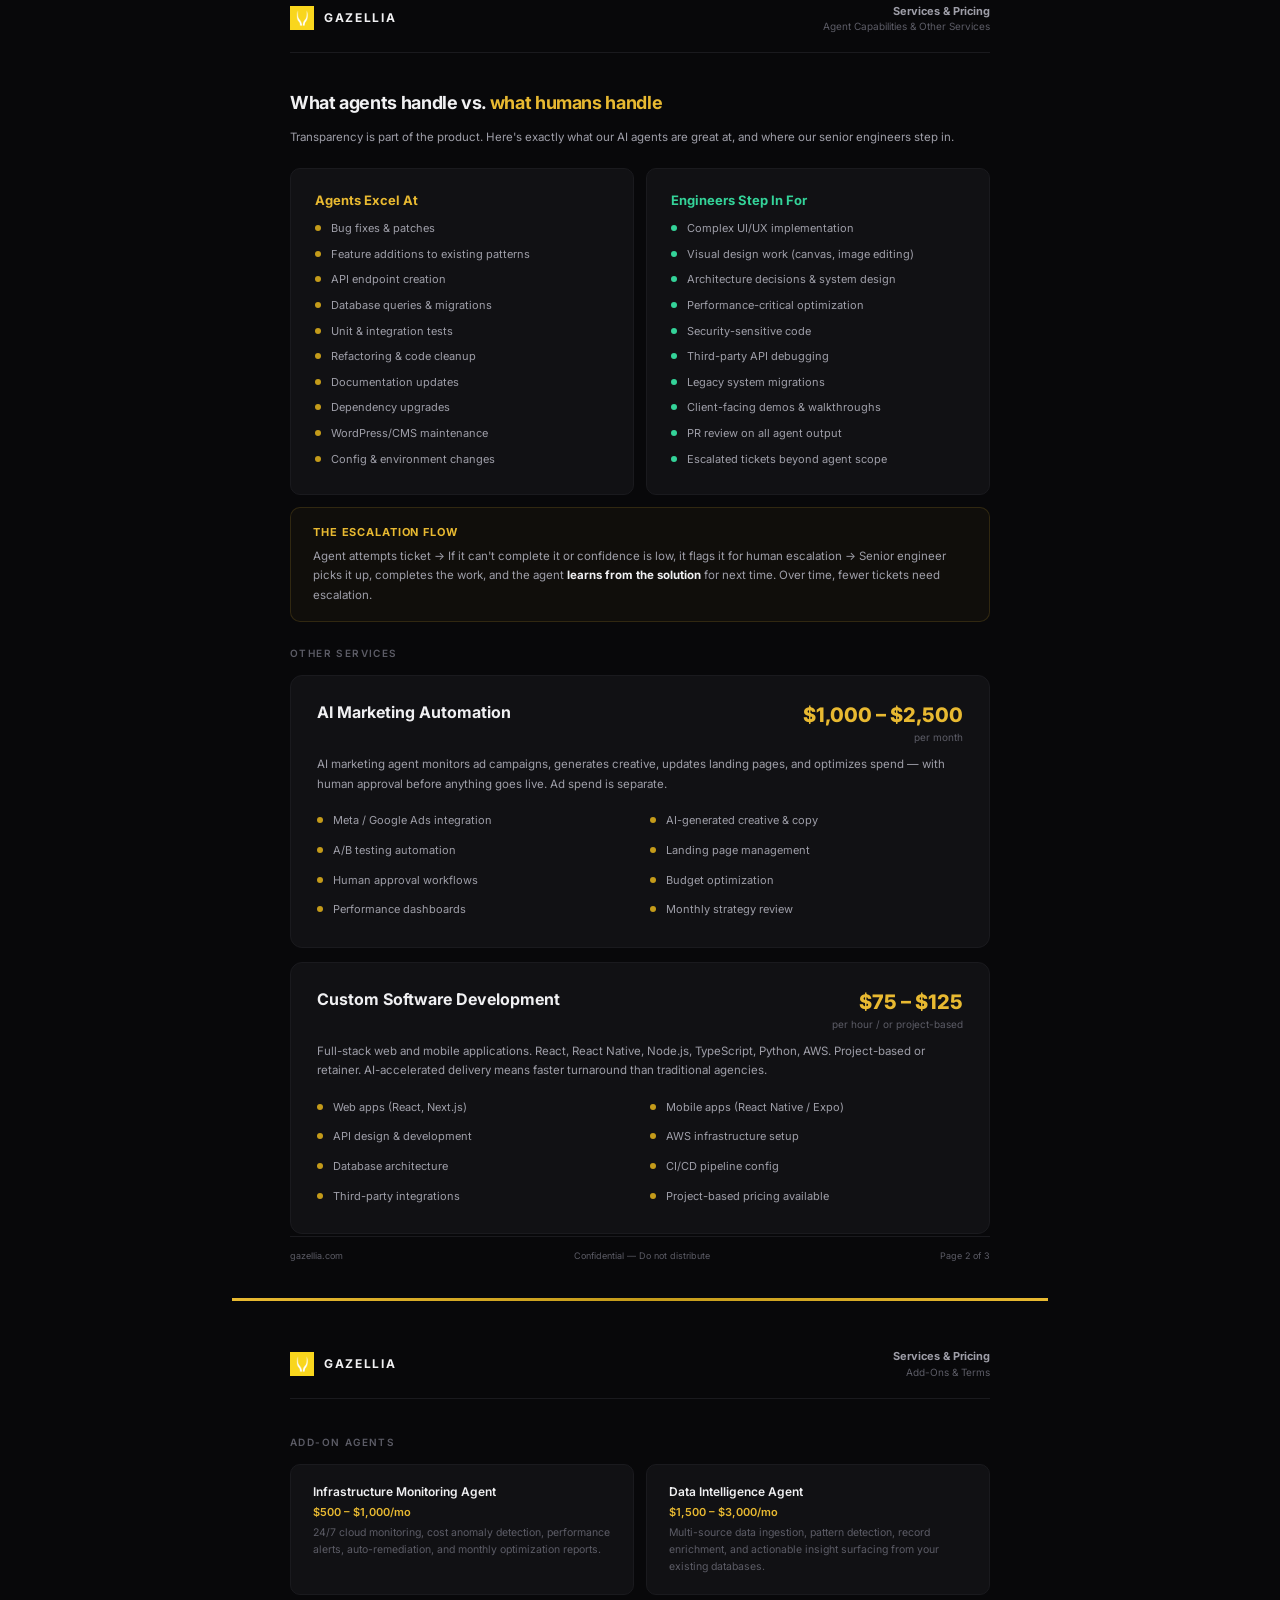
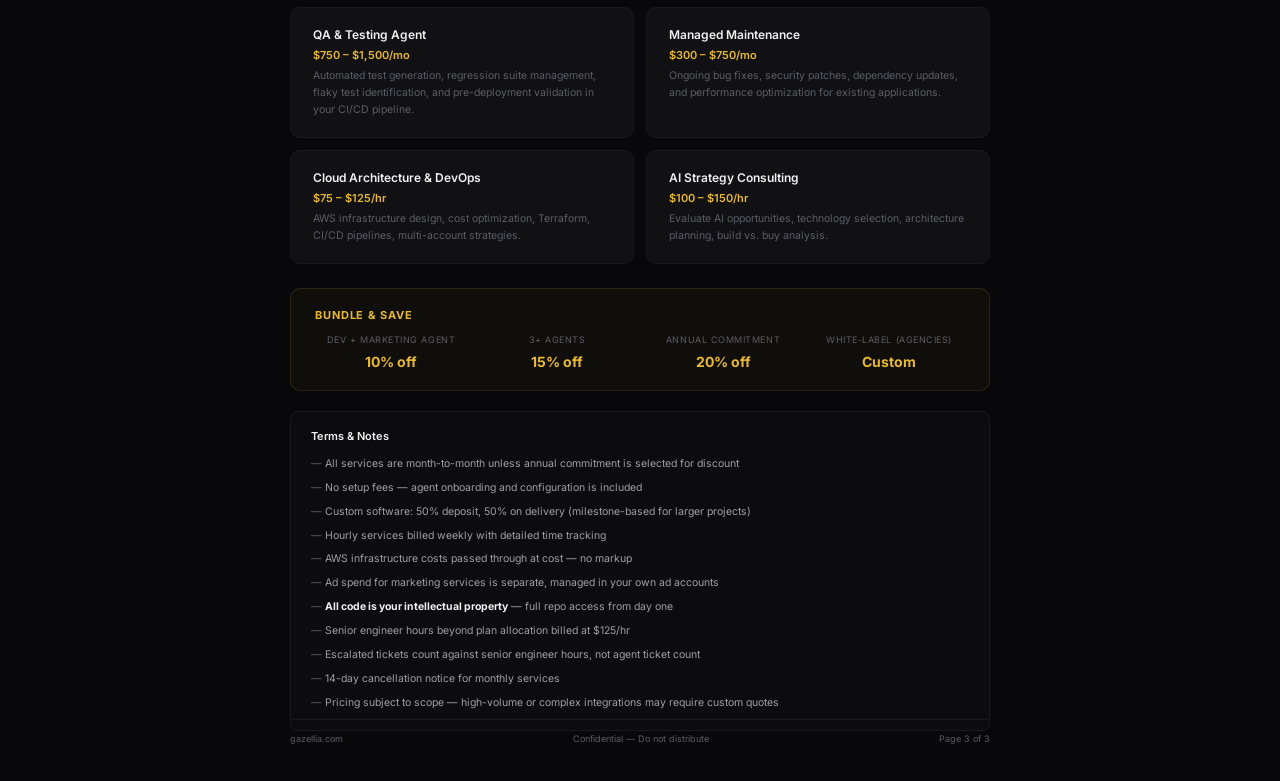
<file: assets/gazellia-services-pricing.html>
<!DOCTYPE html>
<html lang="en">
<head>
  <meta charset="UTF-8">
  <title>Gazellia — Services & Pricing</title>
  <style>
    @import url('https://fonts.googleapis.com/css2?family=Inter:wght@300;400;500;600;700;800&display=swap');
    @page { size: letter; margin: 0; }
    * { margin: 0; padding: 0; box-sizing: border-box; }
    body {
      font-family: 'Inter', -apple-system, sans-serif;
      background: #08080A; color: #F0F0F2;
      -webkit-font-smoothing: antialiased; line-height: 1.5;
    }
    .page {
      width: 8.5in; min-height: 11in; margin: 0 auto;
      padding: 50px 58px; background: #08080A;
      position: relative; page-break-after: always;
    }
    .page::before {
      content: ''; position: absolute; top: 0; left: 0; right: 0; height: 3px;
      background: linear-gradient(90deg, #E8B931, #C49B1A, #E8B931);
    }
    .hdr {
      display: flex; justify-content: space-between; align-items: center;
      margin-bottom: 36px; padding-bottom: 18px; border-bottom: 1px solid #1A1A1E;
    }
    .hdr-logo { display: flex; align-items: center; gap: 10px; }
    .hdr-logo img { width: 24px; }
    .hdr-logo span { font-size: 12px; font-weight: 700; letter-spacing: 0.14em; }
    .hdr-right { text-align: right; font-size: 10px; color: #5C5C66; }
    .hdr-right strong { color: #9E9EA8; display: block; font-size: 11px; }

    h1 { font-size: 28px; font-weight: 800; letter-spacing: -0.03em; line-height: 1.15; margin-bottom: 10px; }
    h2 { font-size: 18px; font-weight: 700; letter-spacing: -0.02em; margin-bottom: 12px; }
    h3 { font-size: 13px; font-weight: 700; margin-bottom: 6px; }
    h4 { font-size: 10px; font-weight: 600; text-transform: uppercase; letter-spacing: 0.12em; color: #5C5C66; margin-bottom: 12px; }
    .gold { color: #E8B931; }
    p { font-size: 11.5px; color: #9E9EA8; line-height: 1.7; margin-bottom: 10px; }

    .subtitle { font-size: 12.5px; color: #9E9EA8; line-height: 1.7; margin-bottom: 20px; max-width: 500px; }

    .card {
      background: #111114; border: 1px solid #1A1A1E; border-radius: 10px;
      padding: 22px 24px; margin-bottom: 12px;
    }
    .card.gold-border { border-color: rgba(232, 185, 49, 0.25); }
    .card.gold-border::before {
      content: ''; display: block; width: 100%; height: 2px; margin: -22px -24px 16px;
      width: calc(100% + 48px);
      background: linear-gradient(90deg, #E8B931, transparent);
      border-radius: 10px 10px 0 0;
    }

    .cols { display: grid; grid-template-columns: 1fr 1fr; gap: 12px; }
    .cols-3 { display: grid; grid-template-columns: 1fr 1fr 1fr; gap: 12px; }

    .callout {
      background: rgba(232, 185, 49, 0.04); border: 1px solid rgba(232, 185, 49, 0.15);
      border-radius: 10px; padding: 16px 22px; margin-bottom: 14px;
    }
    .callout h3 { color: #E8B931; font-size: 11px; text-transform: uppercase; letter-spacing: 0.08em; }
    .callout p { font-size: 11.5px; margin-bottom: 0; }

    .divider {
      font-size: 10px; font-weight: 600; text-transform: uppercase;
      letter-spacing: 0.14em; color: #5C5C66; margin: 24px 0 14px;
    }

    /* Pricing tiers */
    .tier {
      background: #111114; border: 1px solid #1A1A1E; border-radius: 12px;
      padding: 24px 26px; margin-bottom: 14px; position: relative;
    }
    .tier.recommended {
      border-color: rgba(232, 185, 49, 0.3);
      box-shadow: 0 0 30px rgba(232, 185, 49, 0.04);
    }
    .tier-top {
      display: flex; justify-content: space-between; align-items: flex-start;
      margin-bottom: 10px;
    }
    .tier-name { font-size: 16px; font-weight: 700; }
    .tier-price { text-align: right; }
    .tier-price .amount { font-size: 20px; font-weight: 800; color: #E8B931; }
    .tier-price .period { font-size: 10px; color: #5C5C66; display: block; }
    .tier-desc { font-size: 11.5px; color: #9E9EA8; margin-bottom: 14px; line-height: 1.7; }

    .tier-features {
      display: grid; grid-template-columns: 1fr 1fr; gap: 4px 20px;
    }
    .feat {
      font-size: 11px; color: #9E9EA8; padding: 4px 0 4px 16px;
      position: relative; line-height: 1.6;
    }
    .feat::before {
      content: ''; position: absolute; left: 0; top: 9px;
      width: 6px; height: 6px; border-radius: 50%; background: #C49B1A;
    }
    .feat.human::before { background: #34d399; }
    .feat strong { color: #F0F0F2; }

    .badge {
      display: inline-block; font-size: 8px; font-weight: 600; text-transform: uppercase;
      letter-spacing: 0.08em; padding: 3px 8px; border-radius: 4px;
      background: rgba(232, 185, 49, 0.1); color: #E8B931;
      border: 1px solid rgba(232, 185, 49, 0.2); margin-left: 8px; vertical-align: middle;
    }
    .badge.green { background: rgba(52,211,153,0.08); color: #34d399; border-color: rgba(52,211,153,0.2); }

    .comparison {
      background: rgba(232, 185, 49, 0.04); border: 1px solid rgba(232, 185, 49, 0.12);
      border-radius: 10px; padding: 18px 24px; margin: 20px 0;
    }
    .comparison h3 { font-size: 11px; font-weight: 700; margin-bottom: 10px; color: #E8B931; text-transform: uppercase; letter-spacing: 0.08em; }
    .comp-grid { display: grid; grid-template-columns: 1fr 1fr 1fr 1fr; gap: 14px; }
    .comp-col { text-align: center; }
    .comp-col .label { font-size: 9px; color: #5C5C66; text-transform: uppercase; letter-spacing: 0.06em; margin-bottom: 4px; }
    .comp-col .value { font-size: 14px; font-weight: 700; }
    .comp-col .value.strike { color: #5C5C66; text-decoration: line-through; }
    .comp-col .value.ours { color: #E8B931; }

    .legend { font-size: 10px; color: #5C5C66; margin-top: 12px; display: flex; gap: 20px; }
    .legend-item { display: flex; align-items: center; gap: 6px; }
    .legend-dot { width: 6px; height: 6px; border-radius: 50%; }
    .legend-dot.gold { background: #C49B1A; }
    .legend-dot.green { background: #34d399; }

    .notes {
      margin-top: 20px; padding: 16px 20px; background: #0C0C0F;
      border-radius: 8px; border: 1px solid #1A1A1E;
    }
    .notes h3 { font-size: 11px; font-weight: 600; margin-bottom: 8px; }
    .notes ul { list-style: none; }
    .notes li {
      font-size: 10.5px; color: #9E9EA8; padding: 3px 0 3px 14px;
      position: relative; line-height: 1.7;
    }
    .notes li::before { content: '—'; position: absolute; left: 0; color: #5C5C66; }

    .addons { display: grid; grid-template-columns: 1fr 1fr; gap: 12px; }
    .addon {
      background: #111114; border: 1px solid #1A1A1E; border-radius: 10px;
      padding: 18px 22px;
    }
    .addon-name { font-size: 12px; font-weight: 600; margin-bottom: 3px; }
    .addon-price { font-size: 11px; color: #E8B931; font-weight: 600; margin-bottom: 5px; }
    .addon-desc { font-size: 10.5px; color: #5C5C66; line-height: 1.6; }

    .pg-footer {
      position: absolute; bottom: 36px; left: 58px; right: 58px;
      display: flex; justify-content: space-between;
      padding-top: 12px; border-top: 1px solid #1A1A1E;
      font-size: 9px; color: #5C5C66;
    }

    @media print { body { background: #08080A; } .page { margin: 0; } }
  </style>
</head>
<body>

<!-- ===== PAGE 1: POSITIONING & AGENT TIERS ===== -->
<div class="page">
  <div class="hdr">
    <div class="hdr-logo"><img src="images/horns-gold.png" alt=""><span>GAZELLIA</span></div>
    <div class="hdr-right"><strong>Services & Pricing</strong>Confidential</div>
  </div>

  <h1>AI agents that deliver.<br><span class="gold">Engineers when you want them.</span></h1>
  <p class="subtitle">Our AI agents handle routine tickets, bug fixes, feature additions, and maintenance — autonomously, 24/7. For teams that want additional confidence, our senior engineers are available to review pull requests, handle complex architecture, and step in when a task requires human judgment. Start with agents alone or add engineering oversight — your call.</p>

  <div class="callout">
    <h3>How It Actually Works</h3>
    <p>Think of our AI agents as tireless junior developers. They work 24/7, they're fast, and they get smarter with every ticket. Many teams run them independently with great results. For teams that want extra assurance, our <strong style="color:#F0F0F2;">senior engineer plans</strong> add PR review, complex ticket escalation, and hands-on architecture guidance. Start lean, scale up when you need to.</p>
  </div>

  <div class="comparison">
    <h3>Cost Comparison — AI Dev Agent vs. Alternatives</h3>
    <div class="comp-grid">
      <div class="comp-col">
        <div class="label">Junior Developer</div>
        <div class="value strike">$5,000–8,000/mo</div>
      </div>
      <div class="comp-col">
        <div class="label">Mid-Level Developer</div>
        <div class="value strike">$8,000–15,000/mo</div>
      </div>
      <div class="comp-col">
        <div class="label">Dev Agency</div>
        <div class="value strike">$15,000–30,000/mo</div>
      </div>
      <div class="comp-col">
        <div class="label">Gazellia Agent + Engineer</div>
        <div class="value ours">$1,500–5,000/mo</div>
      </div>
    </div>
  </div>

  <div class="divider">AI Development Agent — Choose Your Plan</div>

  <!-- Tier 1 -->
  <div class="tier">
    <div class="tier-top">
      <div class="tier-name">Launchpad</div>
      <div class="tier-price">
        <span class="amount">$1,500</span>
        <span class="period">per month</span>
      </div>
    </div>
    <div class="tier-desc">AI agent handles your tickets autonomously. Internal QA before every PR. Best for teams that have their own senior devs to review and merge.</div>
    <div class="tier-features">
      <div class="feat">AI agent picks up tickets 24/7</div>
      <div class="feat">Automated PR creation</div>
      <div class="feat">Internal QA before delivery</div>
      <div class="feat">Self-improving knowledge base</div>
      <div class="feat">Monday.com / Jira integration</div>
      <div class="feat">Slack notifications</div>
      <div class="feat">Up to 30 tickets/month</div>
      <div class="feat">Your team reviews & merges</div>
    </div>
  </div>

  <!-- Tier 2 -->
  <div class="tier recommended">
    <div class="tier-top">
      <div class="tier-name">Professional <span class="badge">Recommended</span></div>
      <div class="tier-price">
        <span class="amount">$2,500</span>
        <span class="period">per month</span>
      </div>
    </div>
    <div class="tier-desc">Everything in Launchpad, plus a <strong style="color:#F0F0F2;">senior Gazellia engineer reviews every PR</strong> before it reaches your repo. Complex tickets that exceed agent capability are escalated and handled by our engineering team.</div>
    <div class="tier-features">
      <div class="feat">Everything in Launchpad</div>
      <div class="feat human"><strong>Senior engineer PR review</strong></div>
      <div class="feat human"><strong>Complex ticket escalation</strong></div>
      <div class="feat">Architecture guidance</div>
      <div class="feat">Up to 50 tickets/month</div>
      <div class="feat human">10 hours/mo senior dev time</div>
      <div class="feat">Multi-repo support</div>
      <div class="feat">Bi-weekly strategy call</div>
    </div>
  </div>

  <!-- Tier 3 -->
  <div class="tier">
    <div class="tier-top">
      <div class="tier-name">Enterprise</div>
      <div class="tier-price">
        <span class="amount">$5,000</span>
        <span class="period">per month</span>
      </div>
    </div>
    <div class="tier-desc">Full AI + human engineering team. Agent handles volume, senior engineers handle complexity. For active product development where quality, speed, and architecture all matter.</div>
    <div class="tier-features">
      <div class="feat">Everything in Professional</div>
      <div class="feat human"><strong>Dedicated senior engineer</strong></div>
      <div class="feat human"><strong>25-40 hrs/mo senior dev time</strong></div>
      <div class="feat human"><strong>Complex UI/UX implementation</strong></div>
      <div class="feat">Unlimited agent tickets</div>
      <div class="feat">Architecture & design reviews</div>
      <div class="feat">Weekly strategy call</div>
      <div class="feat">Priority support & SLA</div>
    </div>
  </div>

  <div class="legend">
    <div class="legend-item"><div class="legend-dot gold"></div> AI agent capability</div>
    <div class="legend-item"><div class="legend-dot green"></div> Human engineer involvement</div>
  </div>

  <div class="pg-footer"><span>gazellia.com</span><span>Confidential — Do not distribute</span><span>Page 1 of 3</span></div>
</div>

<!-- ===== PAGE 2: WHAT AGENTS CAN / CAN'T DO + OTHER SERVICES ===== -->
<div class="page">
  <div class="hdr">
    <div class="hdr-logo"><img src="images/horns-gold.png" alt=""><span>GAZELLIA</span></div>
    <div class="hdr-right"><strong>Services & Pricing</strong>Agent Capabilities & Other Services</div>
  </div>

  <h2>What agents handle vs. <span class="gold">what humans handle</span></h2>
  <p style="margin-bottom:20px;">Transparency is part of the product. Here's exactly what our AI agents are great at, and where our senior engineers step in.</p>

  <div class="cols">
    <div class="card">
      <h3 style="color:#E8B931;">Agents Excel At</h3>
      <div class="feat">Bug fixes & patches</div>
      <div class="feat">Feature additions to existing patterns</div>
      <div class="feat">API endpoint creation</div>
      <div class="feat">Database queries & migrations</div>
      <div class="feat">Unit & integration tests</div>
      <div class="feat">Refactoring & code cleanup</div>
      <div class="feat">Documentation updates</div>
      <div class="feat">Dependency upgrades</div>
      <div class="feat">WordPress/CMS maintenance</div>
      <div class="feat">Config & environment changes</div>
    </div>
    <div class="card">
      <h3 style="color:#34d399;">Engineers Step In For</h3>
      <div class="feat human">Complex UI/UX implementation</div>
      <div class="feat human">Visual design work (canvas, image editing)</div>
      <div class="feat human">Architecture decisions & system design</div>
      <div class="feat human">Performance-critical optimization</div>
      <div class="feat human">Security-sensitive code</div>
      <div class="feat human">Third-party API debugging</div>
      <div class="feat human">Legacy system migrations</div>
      <div class="feat human">Client-facing demos & walkthroughs</div>
      <div class="feat human">PR review on all agent output</div>
      <div class="feat human">Escalated tickets beyond agent scope</div>
    </div>
  </div>

  <div class="callout">
    <h3>The Escalation Flow</h3>
    <p>Agent attempts ticket → If it can't complete it or confidence is low, it flags it for human escalation → Senior engineer picks it up, completes the work, and the agent <strong style="color:#F0F0F2;">learns from the solution</strong> for next time. Over time, fewer tickets need escalation.</p>
  </div>

  <div class="divider">Other Services</div>

  <div class="tier">
    <div class="tier-top">
      <div class="tier-name">AI Marketing Automation</div>
      <div class="tier-price">
        <span class="amount">$1,000 – $2,500</span>
        <span class="period">per month</span>
      </div>
    </div>
    <div class="tier-desc">AI marketing agent monitors ad campaigns, generates creative, updates landing pages, and optimizes spend — with human approval before anything goes live. Ad spend is separate.</div>
    <div class="tier-features">
      <div class="feat">Meta / Google Ads integration</div>
      <div class="feat">AI-generated creative & copy</div>
      <div class="feat">A/B testing automation</div>
      <div class="feat">Landing page management</div>
      <div class="feat">Human approval workflows</div>
      <div class="feat">Budget optimization</div>
      <div class="feat">Performance dashboards</div>
      <div class="feat">Monthly strategy review</div>
    </div>
  </div>

  <div class="tier">
    <div class="tier-top">
      <div class="tier-name">Custom Software Development</div>
      <div class="tier-price">
        <span class="amount">$75 – $125</span>
        <span class="period">per hour / or project-based</span>
      </div>
    </div>
    <div class="tier-desc">Full-stack web and mobile applications. React, React Native, Node.js, TypeScript, Python, AWS. Project-based or retainer. AI-accelerated delivery means faster turnaround than traditional agencies.</div>
    <div class="tier-features">
      <div class="feat">Web apps (React, Next.js)</div>
      <div class="feat">Mobile apps (React Native / Expo)</div>
      <div class="feat">API design & development</div>
      <div class="feat">AWS infrastructure setup</div>
      <div class="feat">Database architecture</div>
      <div class="feat">CI/CD pipeline config</div>
      <div class="feat">Third-party integrations</div>
      <div class="feat">Project-based pricing available</div>
    </div>
  </div>

  <div class="pg-footer"><span>gazellia.com</span><span>Confidential — Do not distribute</span><span>Page 2 of 3</span></div>
</div>

<!-- ===== PAGE 3: ADD-ONS, BUNDLES, TERMS ===== -->
<div class="page">
  <div class="hdr">
    <div class="hdr-logo"><img src="images/horns-gold.png" alt=""><span>GAZELLIA</span></div>
    <div class="hdr-right"><strong>Services & Pricing</strong>Add-Ons & Terms</div>
  </div>

  <div class="divider">Add-On Agents</div>

  <div class="addons">
    <div class="addon">
      <div class="addon-name">Infrastructure Monitoring Agent</div>
      <div class="addon-price">$500 – $1,000/mo</div>
      <div class="addon-desc">24/7 cloud monitoring, cost anomaly detection, performance alerts, auto-remediation, and monthly optimization reports.</div>
    </div>
    <div class="addon">
      <div class="addon-name">Data Intelligence Agent</div>
      <div class="addon-price">$1,500 – $3,000/mo</div>
      <div class="addon-desc">Multi-source data ingestion, pattern detection, record enrichment, and actionable insight surfacing from your existing databases.</div>
    </div>
    <div class="addon">
      <div class="addon-name">QA & Testing Agent</div>
      <div class="addon-price">$750 – $1,500/mo</div>
      <div class="addon-desc">Automated test generation, regression suite management, flaky test identification, and pre-deployment validation in your CI/CD pipeline.</div>
    </div>
    <div class="addon">
      <div class="addon-name">Managed Maintenance</div>
      <div class="addon-price">$300 – $750/mo</div>
      <div class="addon-desc">Ongoing bug fixes, security patches, dependency updates, and performance optimization for existing applications.</div>
    </div>
  </div>

  <div class="addons" style="margin-top:12px;">
    <div class="addon">
      <div class="addon-name">Cloud Architecture & DevOps</div>
      <div class="addon-price">$75 – $125/hr</div>
      <div class="addon-desc">AWS infrastructure design, cost optimization, Terraform, CI/CD pipelines, multi-account strategies.</div>
    </div>
    <div class="addon">
      <div class="addon-name">AI Strategy Consulting</div>
      <div class="addon-price">$100 – $150/hr</div>
      <div class="addon-desc">Evaluate AI opportunities, technology selection, architecture planning, build vs. buy analysis.</div>
    </div>
  </div>

  <div class="comparison" style="margin-top:24px;">
    <h3>Bundle & Save</h3>
    <div class="comp-grid">
      <div class="comp-col">
        <div class="label">Dev + Marketing Agent</div>
        <div class="value ours">10% off</div>
      </div>
      <div class="comp-col">
        <div class="label">3+ Agents</div>
        <div class="value ours">15% off</div>
      </div>
      <div class="comp-col">
        <div class="label">Annual Commitment</div>
        <div class="value ours">20% off</div>
      </div>
      <div class="comp-col">
        <div class="label">White-Label (Agencies)</div>
        <div class="value ours">Custom</div>
      </div>
    </div>
  </div>

  <div class="notes">
    <h3>Terms & Notes</h3>
    <ul>
      <li>All services are month-to-month unless annual commitment is selected for discount</li>
      <li>No setup fees — agent onboarding and configuration is included</li>
      <li>Custom software: 50% deposit, 50% on delivery (milestone-based for larger projects)</li>
      <li>Hourly services billed weekly with detailed time tracking</li>
      <li>AWS infrastructure costs passed through at cost — no markup</li>
      <li>Ad spend for marketing services is separate, managed in your own ad accounts</li>
      <li><strong style="color:#F0F0F2;">All code is your intellectual property</strong> — full repo access from day one</li>
      <li>Senior engineer hours beyond plan allocation billed at $125/hr</li>
      <li>Escalated tickets count against senior engineer hours, not agent ticket count</li>
      <li>14-day cancellation notice for monthly services</li>
      <li>Pricing subject to scope — high-volume or complex integrations may require custom quotes</li>
    </ul>
  </div>

  <div class="pg-footer"><span>gazellia.com</span><span>Confidential — Do not distribute</span><span>Page 3 of 3</span></div>
</div>

</body>
</html>
</file>
<file: styles.css>
/* ============================================
   Gazellia v3 — Agent-Forward, Image-Rich
   Dark theme, gold accents, editorial layout
   ============================================ */

:root {
  --gold: #E8B931;
  --gold-bright: #F2C31C;
  --gold-dim: #C49B1A;
  --gold-subtle: rgba(232, 185, 49, 0.06);
  --green: #34d399;
  --green-dim: rgba(52, 211, 153, 0.15);
  --blue: #60a5fa;
  --blue-dim: rgba(96, 165, 250, 0.15);
  --bg: #08080A;
  --bg-elevated: #0C0C0F;
  --bg-card: #111114;
  --bg-card-hover: #161619;
  --border: #1A1A1E;
  --border-light: #242429;
  --text: #F0F0F2;
  --text-secondary: #9E9EA8;
  --text-muted: #5C5C66;
  --radius: 16px;
  --radius-sm: 10px;
  --radius-lg: 24px;
  --max-width: 1120px;
  --nav-height: 60px;
}

*, *::before, *::after { margin: 0; padding: 0; box-sizing: border-box; }

html {
  scroll-behavior: smooth;
  scroll-padding-top: var(--nav-height);
}

body {
  font-family: 'Inter', -apple-system, BlinkMacSystemFont, sans-serif;
  background: var(--bg);
  color: var(--text);
  line-height: 1.6;
  -webkit-font-smoothing: antialiased;
  overflow-x: hidden;
}

img { max-width: 100%; display: block; height: auto; }
a { color: inherit; text-decoration: none; }
.sr-only {
  position: absolute; width: 1px; height: 1px;
  padding: 0; margin: -1px; overflow: hidden;
  clip: rect(0,0,0,0); white-space: nowrap; border: 0;
}

h1 {
  font-size: clamp(2.6rem, 5.5vw, 4rem);
  font-weight: 800;
  line-height: 1.08;
  letter-spacing: -0.04em;
}
h2 {
  font-size: clamp(1.7rem, 3.5vw, 2.6rem);
  font-weight: 700;
  line-height: 1.15;
  letter-spacing: -0.03em;
}
h3 { font-size: 1.25rem; font-weight: 600; line-height: 1.3; }
h4 {
  font-size: 0.7rem;
  font-weight: 600;
  text-transform: uppercase;
  letter-spacing: 0.14em;
  color: var(--text-muted);
  margin-bottom: 20px;
}
.text-gold { color: var(--gold); }

/* ---- Buttons ---- */
.btn {
  display: inline-flex;
  align-items: center;
  justify-content: center;
  padding: 13px 28px;
  font-size: 0.88rem;
  font-weight: 600;
  border-radius: var(--radius-sm);
  border: none;
  cursor: pointer;
  transition: all 0.2s ease;
  font-family: inherit;
}
.btn-primary { background: var(--gold); color: #08080A; }
.btn-primary:hover {
  background: var(--gold-bright);
  transform: translateY(-1px);
  box-shadow: 0 4px 24px rgba(232, 185, 49, 0.2);
}
.btn-ghost {
  background: rgba(255,255,255,0.04);
  color: var(--text-secondary);
  border: 1px solid var(--border-light);
}
.btn-ghost:hover { border-color: var(--text-muted); color: var(--text); }
.btn-full { width: 100%; }

/* ---- Nav ---- */
.nav {
  position: fixed; top: 0; left: 0; right: 0;
  height: var(--nav-height);
  z-index: 100;
  background: rgba(8, 8, 10, 0.88);
  backdrop-filter: blur(24px);
  border-bottom: 1px solid transparent;
  transition: border-color 0.3s;
}
.nav.scrolled { border-bottom-color: var(--border); }
.nav-inner {
  max-width: var(--max-width);
  margin: 0 auto; padding: 0 24px;
  height: 100%;
  display: flex; align-items: center; justify-content: space-between;
}
.nav-logo { display: flex; align-items: center; gap: 9px; }
.nav-logo-img { height: 22px; }
.nav-logo-text { font-size: 0.88rem; font-weight: 700; letter-spacing: 0.12em; }
.nav-links { display: flex; align-items: center; gap: 28px; }
.nav-links a { font-size: 0.8rem; color: var(--text-muted); transition: color 0.2s; font-weight: 500; }
.nav-links a:hover { color: var(--text); }
.nav-cta {
  padding: 7px 16px !important;
  background: var(--gold) !important;
  color: #08080A !important;
  border-radius: var(--radius-sm) !important;
  font-weight: 600 !important;
}
.nav-cta:hover { background: var(--gold-bright) !important; }
.nav-toggle {
  display: none; flex-direction: column; gap: 5px;
  background: none; border: none; cursor: pointer; padding: 4px;
}
.nav-toggle span { display: block; width: 20px; height: 1.5px; background: var(--text); }

/* ---- Hero ---- */
.hero {
  position: relative;
  min-height: 100vh;
  display: flex; flex-direction: column;
  align-items: center; justify-content: center;
  text-align: center;
  padding: calc(var(--nav-height) + 48px) 24px 0;
  overflow: hidden;
}
.hero-bg {
  position: absolute; inset: 0;
  display: flex; align-items: center; justify-content: center;
}
.hero-bg-img {
  width: 100%; height: 100%;
  object-fit: cover;
  opacity: 0.35;
}
.hero-bg-overlay {
  position: absolute; inset: 0;
  background: linear-gradient(180deg, rgba(8,8,10,0.3) 0%, rgba(8,8,10,0.7) 60%, var(--bg) 100%);
}
.hero-content { position: relative; max-width: 720px; z-index: 1; }

.hero-badge {
  display: inline-flex; align-items: center; gap: 8px;
  padding: 6px 16px 6px 12px;
  background: rgba(52, 211, 153, 0.06);
  border: 1px solid rgba(52, 211, 153, 0.15);
  border-radius: 100px;
  font-size: 0.72rem; font-weight: 500; color: var(--green);
  margin-bottom: 28px; letter-spacing: 0.02em;
}
.hero-badge-dot {
  width: 6px; height: 6px; border-radius: 50%;
  background: var(--green);
  animation: pulse 2s ease-in-out infinite;
}
@keyframes pulse { 0%,100% { opacity: 1; } 50% { opacity: 0.4; } }

.hero-subtitle {
  font-size: 1.05rem; color: var(--text-secondary);
  margin-top: 20px; max-width: 560px;
  margin-left: auto; margin-right: auto; line-height: 1.75;
}
.hero-actions { display: flex; gap: 12px; justify-content: center; margin-top: 36px; }

/* Ticker */
.hero-ticker {
  position: relative; z-index: 1;
  margin-top: 72px;
  width: 100%; overflow: hidden;
  border-top: 1px solid var(--border);
  border-bottom: 1px solid var(--border);
  padding: 14px 0;
}
.ticker-inner {
  display: flex; gap: 48px;
  animation: ticker 30s linear infinite;
  width: max-content;
}
.ticker-item {
  display: flex; align-items: center; gap: 8px;
  white-space: nowrap;
  font-size: 0.78rem; color: var(--text-muted);
  font-family: 'JetBrains Mono', monospace;
  font-weight: 400;
}
.ticker-dot {
  width: 6px; height: 6px; border-radius: 50%; flex-shrink: 0;
}
.ticker-dot.green { background: var(--green); box-shadow: 0 0 6px rgba(52,211,153,0.3); }
.ticker-dot.gold { background: var(--gold); box-shadow: 0 0 6px rgba(232,185,49,0.3); }

@keyframes ticker {
  0% { transform: translateX(0); }
  100% { transform: translateX(-50%); }
}

/* ---- Partners ---- */
.partners {
  padding: 36px 24px;
}
.partners-inner {
  max-width: var(--max-width);
  margin: 0 auto; text-align: center;
}
.partners-track {
  display: flex; justify-content: center; align-items: center;
  gap: 0; flex-wrap: wrap;
}
.partner {
  font-size: 0.82rem; font-weight: 600; color: var(--text-muted);
  letter-spacing: 0.04em; opacity: 0.4;
  padding: 4px 16px;
}
.partner-sep {
  color: var(--border-light); font-size: 0.7rem;
}

/* ---- Section Common ---- */
.section-inner { max-width: var(--max-width); margin: 0 auto; padding: 0 24px; }
.section-header { text-align: center; margin-bottom: 64px; }
.section-tag {
  display: inline-block;
  font-size: 0.7rem; font-weight: 600;
  text-transform: uppercase; letter-spacing: 0.14em;
  color: var(--gold); margin-bottom: 14px;
}
.section-desc {
  color: var(--text-secondary); font-size: 0.95rem;
  margin-top: 10px; max-width: 480px;
  margin-left: auto; margin-right: auto;
}

/* ---- Agent Showcase ---- */
.agents { padding: 140px 0 100px; }

.agent-showcase {
  display: flex; flex-direction: column; gap: 32px;
}

.agent-card {
  display: grid;
  grid-template-columns: 340px 1fr;
  gap: 40px;
  background: var(--bg-card);
  border: 1px solid var(--border);
  border-radius: var(--radius-lg);
  overflow: hidden;
  transition: all 0.3s ease;
  align-items: center;
}
.agent-card:hover {
  border-color: var(--border-light);
  background: var(--bg-card-hover);
}
.agent-card.reverse {
  grid-template-columns: 1fr 340px;
}
.agent-card.reverse .agent-visual { order: 2; }
.agent-card.reverse .agent-info { order: 1; }

.agent-visual {
  height: 100%; overflow: hidden;
  display: flex; align-items: center; justify-content: center;
  background: rgba(0,0,0,0.3);
  padding: 32px;
}
.agent-visual img {
  width: 100%; max-width: 260px;
  object-fit: contain;
  transition: transform 0.4s ease;
}
.agent-card:hover .agent-visual img {
  transform: scale(1.05);
}

.agent-info { padding: 40px 40px 40px 0; }
.agent-card.reverse .agent-info { padding: 40px 0 40px 40px; }

.agent-header { margin-bottom: 12px; }
.agent-status {
  display: inline-flex; align-items: center; gap: 6px;
  font-size: 0.7rem; font-weight: 600;
  text-transform: uppercase; letter-spacing: 0.08em;
}
.status-dot {
  width: 7px; height: 7px; border-radius: 50%;
}
.status-dot.live {
  background: var(--green);
  box-shadow: 0 0 8px rgba(52,211,153,0.4);
  animation: pulse 2s ease-in-out infinite;
}
.status-dot.beta {
  background: var(--blue);
  box-shadow: 0 0 8px rgba(96,165,250,0.3);
  animation: pulse 2s ease-in-out infinite;
}
.agent-status { color: var(--green); }
.agent-card:nth-child(4) .agent-status,
.agent-card:nth-child(5) .agent-status { color: var(--blue); }

.agent-card h3 { font-size: 1.4rem; margin-bottom: 12px; }
.agent-card p {
  color: var(--text-secondary); font-size: 0.9rem; line-height: 1.75;
}

.agent-capabilities {
  display: flex; flex-wrap: wrap; gap: 8px; margin-top: 20px;
}
.agent-capabilities span {
  font-size: 0.72rem; padding: 5px 12px;
  background: var(--gold-subtle);
  border: 1px solid rgba(232,185,49,0.1);
  border-radius: 100px;
  color: var(--gold-dim); font-weight: 500;
}

/* ---- AgentCore ---- */
.agentcore {
  padding: 120px 0;
  background: var(--bg-elevated);
}
.agentcore-layout {
  display: grid;
  grid-template-columns: 1fr 1fr;
  gap: 60px;
  align-items: start;
}
.agentcore-desc {
  font-size: 0.92rem;
  color: var(--text-secondary);
  line-height: 1.8;
  margin-top: 16px;
}
.agentcore-features {
  display: flex;
  flex-direction: column;
  gap: 20px;
}
.ac-feature {
  display: flex;
  gap: 16px;
  align-items: flex-start;
}
.ac-icon {
  width: 36px; height: 36px; flex-shrink: 0;
  display: flex; align-items: center; justify-content: center;
  background: var(--gold-subtle);
  border-radius: var(--radius-sm);
  color: var(--gold);
}
.ac-icon svg { width: 18px; height: 18px; }
.ac-feature strong {
  display: block;
  font-size: 0.9rem;
  margin-bottom: 3px;
}
.ac-feature span {
  font-size: 0.82rem;
  color: var(--text-muted);
  line-height: 1.6;
}

@media (max-width: 768px) {
  .agentcore-layout { grid-template-columns: 1fr; gap: 32px; }
}

/* ---- Capabilities ---- */
.capabilities {
  padding: 120px 0;
}
.cap-grid {
  display: grid; grid-template-columns: repeat(3, 1fr); gap: 20px;
}
.cap-item {
  padding: 32px;
  background: var(--bg-card);
  border: 1px solid var(--border);
  border-radius: var(--radius);
  transition: all 0.3s ease;
}
.cap-item:hover {
  background: var(--bg-card-hover);
  transform: translateY(-3px);
}
.cap-icon {
  width: 40px; height: 40px;
  display: flex; align-items: center; justify-content: center;
  background: var(--gold-subtle);
  border-radius: var(--radius-sm);
  margin-bottom: 18px;
  color: var(--gold);
}
.cap-icon svg { width: 20px; height: 20px; }
.cap-item h3 { font-size: 1.05rem; margin-bottom: 8px; }
.cap-item p { color: var(--text-secondary); font-size: 0.88rem; line-height: 1.7; }

/* ---- Process Visual ---- */
.process-visual { padding: 100px 0; }
.process-img-wrap {
  position: relative; border-radius: var(--radius-lg);
  overflow: hidden; border: 1px solid var(--border);
}
.process-img {
  width: 100%; display: block;
  filter: brightness(0.6);
}
.process-overlay {
  position: absolute; inset: 0;
  display: flex; flex-direction: column;
  align-items: center; justify-content: center;
  text-align: center; padding: 48px;
  background: linear-gradient(180deg, rgba(8,8,10,0.4), rgba(8,8,10,0.75));
}
.process-overlay p {
  color: var(--text-secondary);
  font-size: 1rem; max-width: 460px;
  margin-top: 14px; line-height: 1.7;
}

/* ---- Results ---- */
.results {
  padding: 120px 0;
  background: var(--bg-elevated);
}
.results-row {
  display: grid; grid-template-columns: repeat(4, 1fr); gap: 20px;
}
.result-stat {
  padding: 32px;
  background: var(--bg-card);
  border: 1px solid var(--border);
  border-radius: var(--radius);
  transition: all 0.3s ease;
}
.result-stat:hover { background: var(--bg-card-hover); transform: translateY(-3px); }
.result-number {
  font-size: 2.4rem; font-weight: 800; color: var(--gold);
  letter-spacing: -0.03em; line-height: 1; margin-bottom: 16px;
}
.result-detail strong {
  display: block; font-size: 0.9rem; margin-bottom: 8px;
}
.result-detail p {
  color: var(--text-muted); font-size: 0.82rem; line-height: 1.65;
}

/* ---- Technology ---- */
.technology { padding: 120px 0; }
.tech-columns {
  display: grid; grid-template-columns: repeat(4, 1fr); gap: 40px;
}
.tech-columns ul {
  list-style: none;
}
.tech-columns li {
  padding: 9px 0;
  font-size: 0.88rem;
  color: var(--text-secondary);
  border-bottom: 1px solid var(--border);
  transition: color 0.2s;
}
.tech-columns li:last-child { border-bottom: none; }
.tech-columns li:hover { color: var(--text); }

/* ---- CTA ---- */
.cta { padding: 120px 0; background: var(--bg-elevated); }
.cta-layout {
  display: grid; grid-template-columns: 1fr 1fr;
  gap: 80px; align-items: start;
}
.cta-icon { height: 36px; margin-bottom: 24px; }
.cta-text h2 { margin-bottom: 14px; }
.cta-text > p {
  color: var(--text-secondary); font-size: 0.95rem;
  line-height: 1.75; margin-bottom: 28px;
}
.cta-trust { display: flex; flex-direction: column; gap: 12px; }
.trust-item {
  display: flex; align-items: center; gap: 10px;
  color: var(--text-secondary); font-size: 0.85rem;
}
.trust-item svg { width: 16px; height: 16px; color: var(--green); flex-shrink: 0; }

.cta-form-wrap {
  background: var(--bg-card);
  border: 1px solid var(--border);
  border-radius: var(--radius); padding: 32px;
}
.contact-form input,
.contact-form select,
.contact-form textarea {
  width: 100%; padding: 12px 14px;
  background: var(--bg); border: 1px solid var(--border);
  border-radius: var(--radius-sm);
  color: var(--text); font-family: inherit; font-size: 0.85rem;
  margin-bottom: 12px; transition: border-color 0.2s; appearance: none;
}
.contact-form select {
  background-image: url("data:image/svg+xml,%3Csvg xmlns='http://www.w3.org/2000/svg' width='12' height='12' viewBox='0 0 12 12' fill='%235C5C66'%3E%3Cpath d='M6 8L1 3h10z'/%3E%3C/svg%3E");
  background-repeat: no-repeat;
  background-position: right 14px center;
  padding-right: 36px;
}
.contact-form input:focus,
.contact-form select:focus,
.contact-form textarea:focus { outline: none; border-color: var(--gold-dim); }
.contact-form input::placeholder,
.contact-form textarea::placeholder { color: var(--text-muted); }
.contact-form textarea { resize: vertical; min-height: 80px; }
.contact-form .btn { margin-top: 4px; padding: 14px; font-size: 0.9rem; }

/* ---- Footer ---- */
.footer { padding: 32px 0; border-top: 1px solid var(--border); }
.footer-inner {
  max-width: var(--max-width); margin: 0 auto; padding: 0 24px;
  display: flex; align-items: center; justify-content: space-between;
}
.footer-brand {
  display: flex; align-items: center; gap: 9px;
  font-weight: 700; letter-spacing: 0.1em; font-size: 0.82rem;
}
.footer-logo { height: 18px; }
.footer-links { display: flex; gap: 22px; }
.footer-links a { font-size: 0.78rem; color: var(--text-muted); transition: color 0.2s; }
.footer-links a:hover { color: var(--text); }
.footer-copy { font-size: 0.72rem; color: var(--text-muted); }

/* ---- Animations ---- */
@keyframes fadeUp {
  from { opacity: 0; transform: translateY(28px); }
  to { opacity: 1; transform: translateY(0); }
}
.hero-content { animation: fadeUp 0.7s ease forwards; }

.agent-card,
.cap-item,
.result-stat,
.tech-col {
  opacity: 0; transform: translateY(20px);
  transition: opacity 0.5s ease, transform 0.5s ease;
}
.agent-card.visible,
.cap-item.visible,
.result-stat.visible,
.tech-col.visible {
  opacity: 1; transform: translateY(0);
}

/* ---- Responsive ---- */
@media (max-width: 1024px) {
  .agent-card,
  .agent-card.reverse {
    grid-template-columns: 1fr;
  }
  .agent-card.reverse .agent-visual { order: 0; }
  .agent-card.reverse .agent-info { order: 0; }
  .agent-info,
  .agent-card.reverse .agent-info { padding: 32px !important; }
  .agent-visual { height: 240px; }

  .cap-grid { grid-template-columns: repeat(2, 1fr); }
  .results-row { grid-template-columns: repeat(2, 1fr); }
  .tech-columns { grid-template-columns: repeat(2, 1fr); }
  .cta-layout { grid-template-columns: 1fr; gap: 48px; }
}

@media (max-width: 768px) {
  .nav-links {
    display: none; position: absolute;
    top: var(--nav-height); left: 0; right: 0;
    background: var(--bg-elevated);
    border-bottom: 1px solid var(--border);
    flex-direction: column; padding: 20px; gap: 16px;
  }
  .nav-links.open { display: flex; }
  .nav-toggle { display: flex; }
  .hero { min-height: auto; padding-top: calc(var(--nav-height) + 40px); }
  .cap-grid { grid-template-columns: 1fr; }
  .results-row { grid-template-columns: 1fr; }
  .tech-columns { grid-template-columns: 1fr; gap: 24px; }
  .footer-inner { flex-direction: column; gap: 14px; text-align: center; }
  .partners-track { gap: 0; }
  .partner-sep { display: none; }
  .partner { padding: 6px 12px; }
}

@media (max-width: 480px) {
  .hero-actions { flex-direction: column; align-items: center; }
  .hero-actions .btn { width: 100%; max-width: 260px; }
  h1 { font-size: 2.1rem; }
}
</file>
